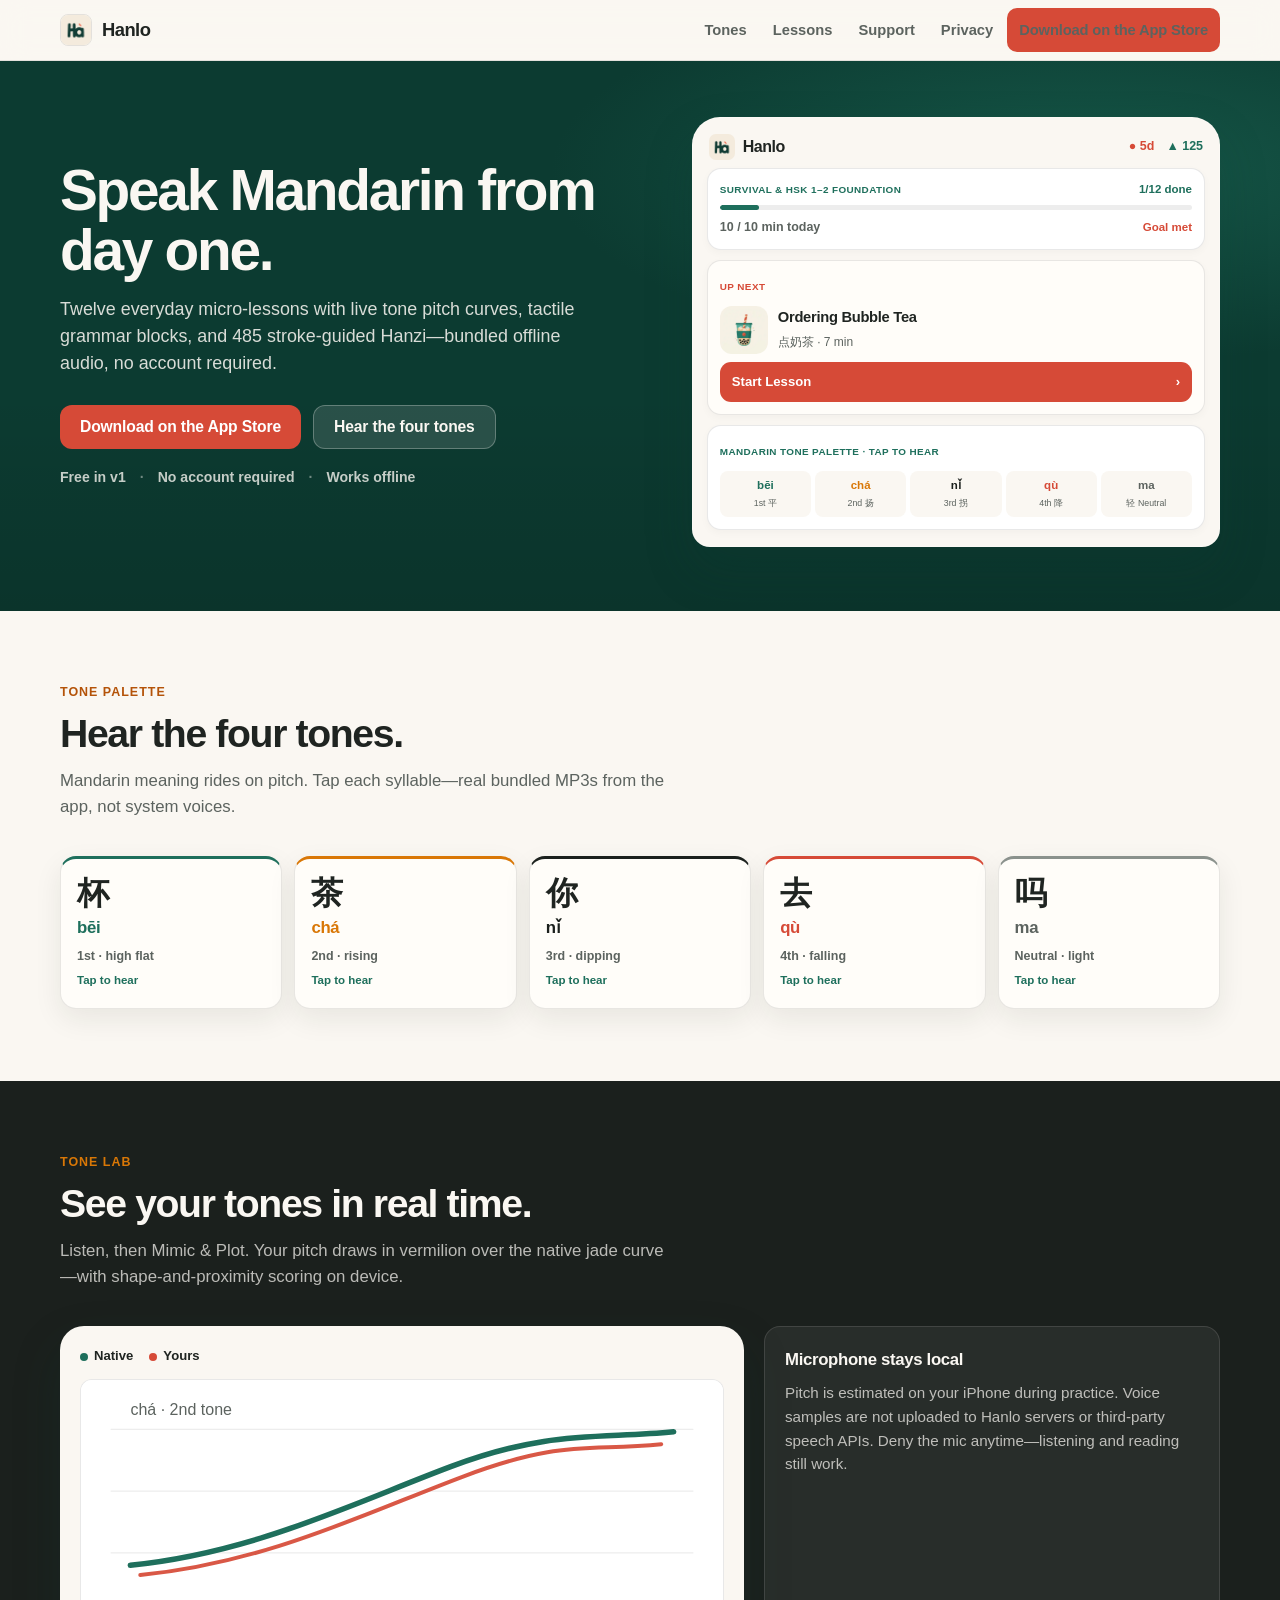
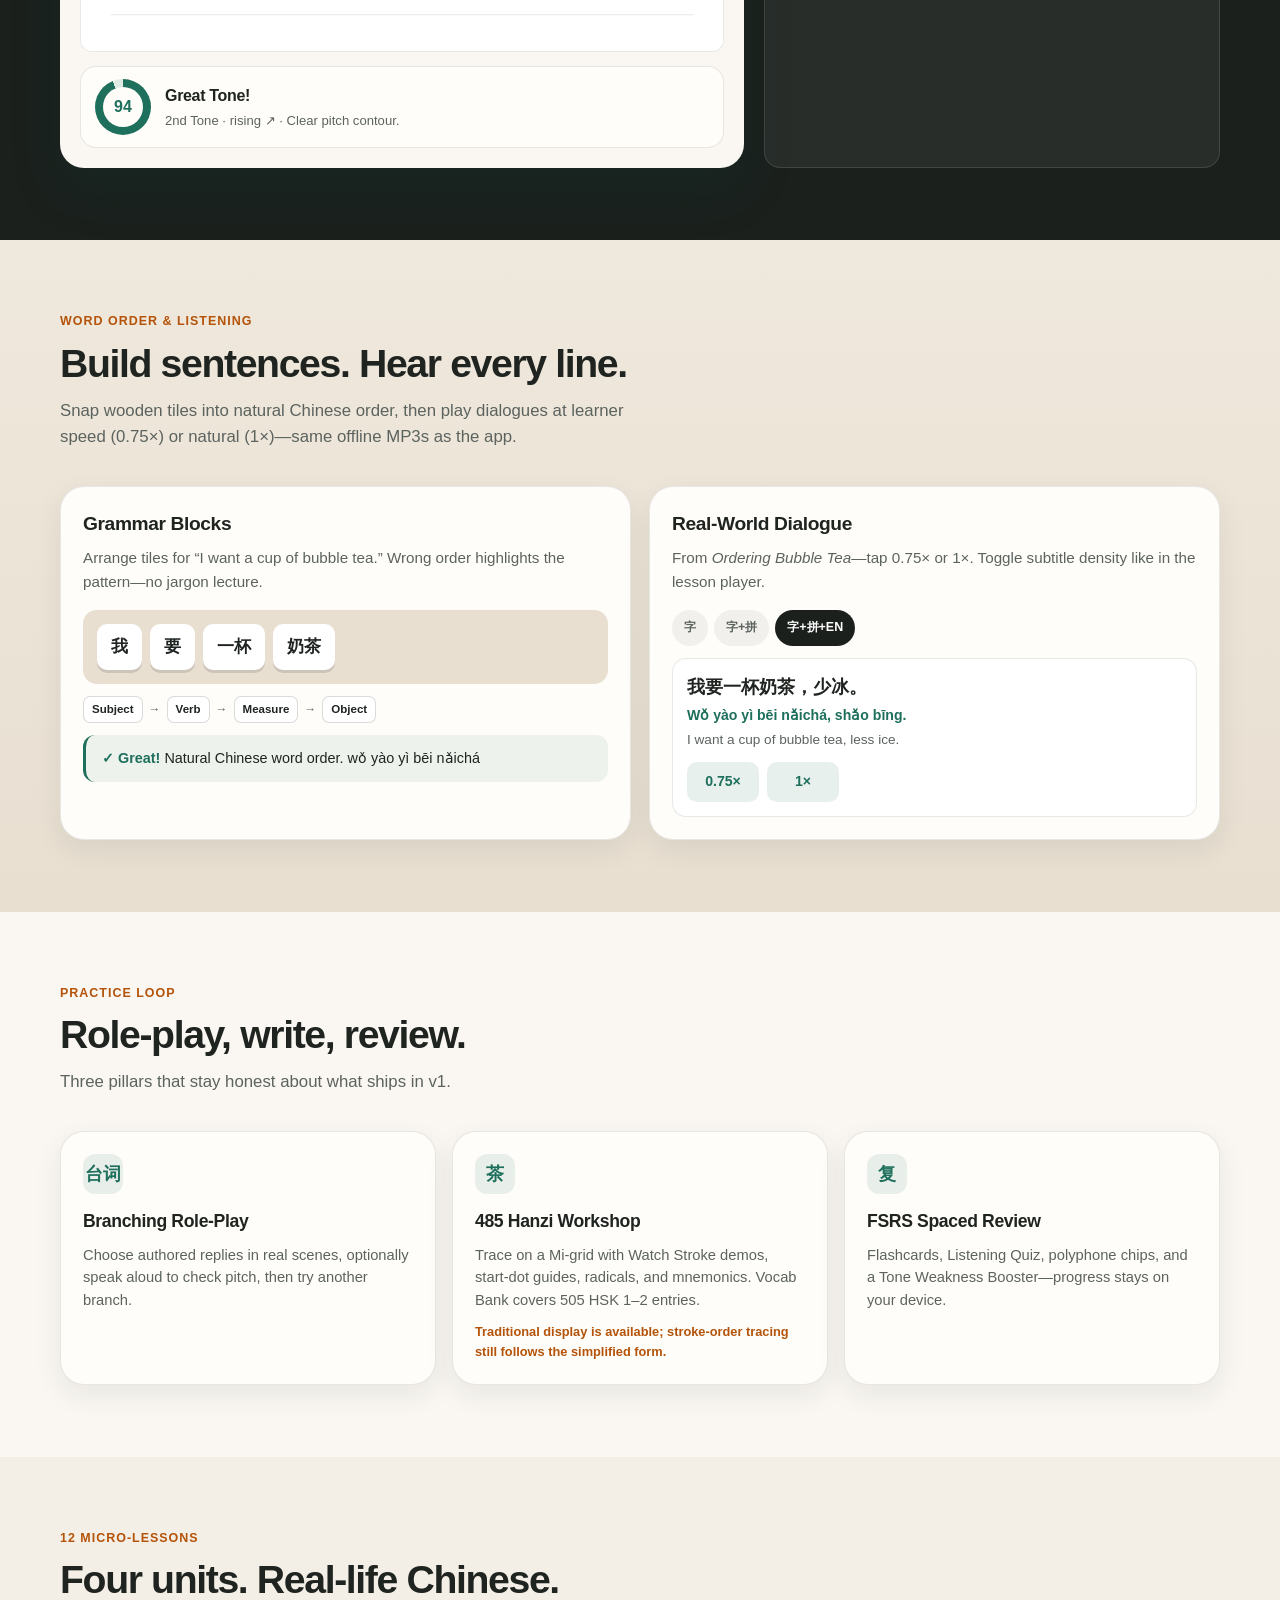
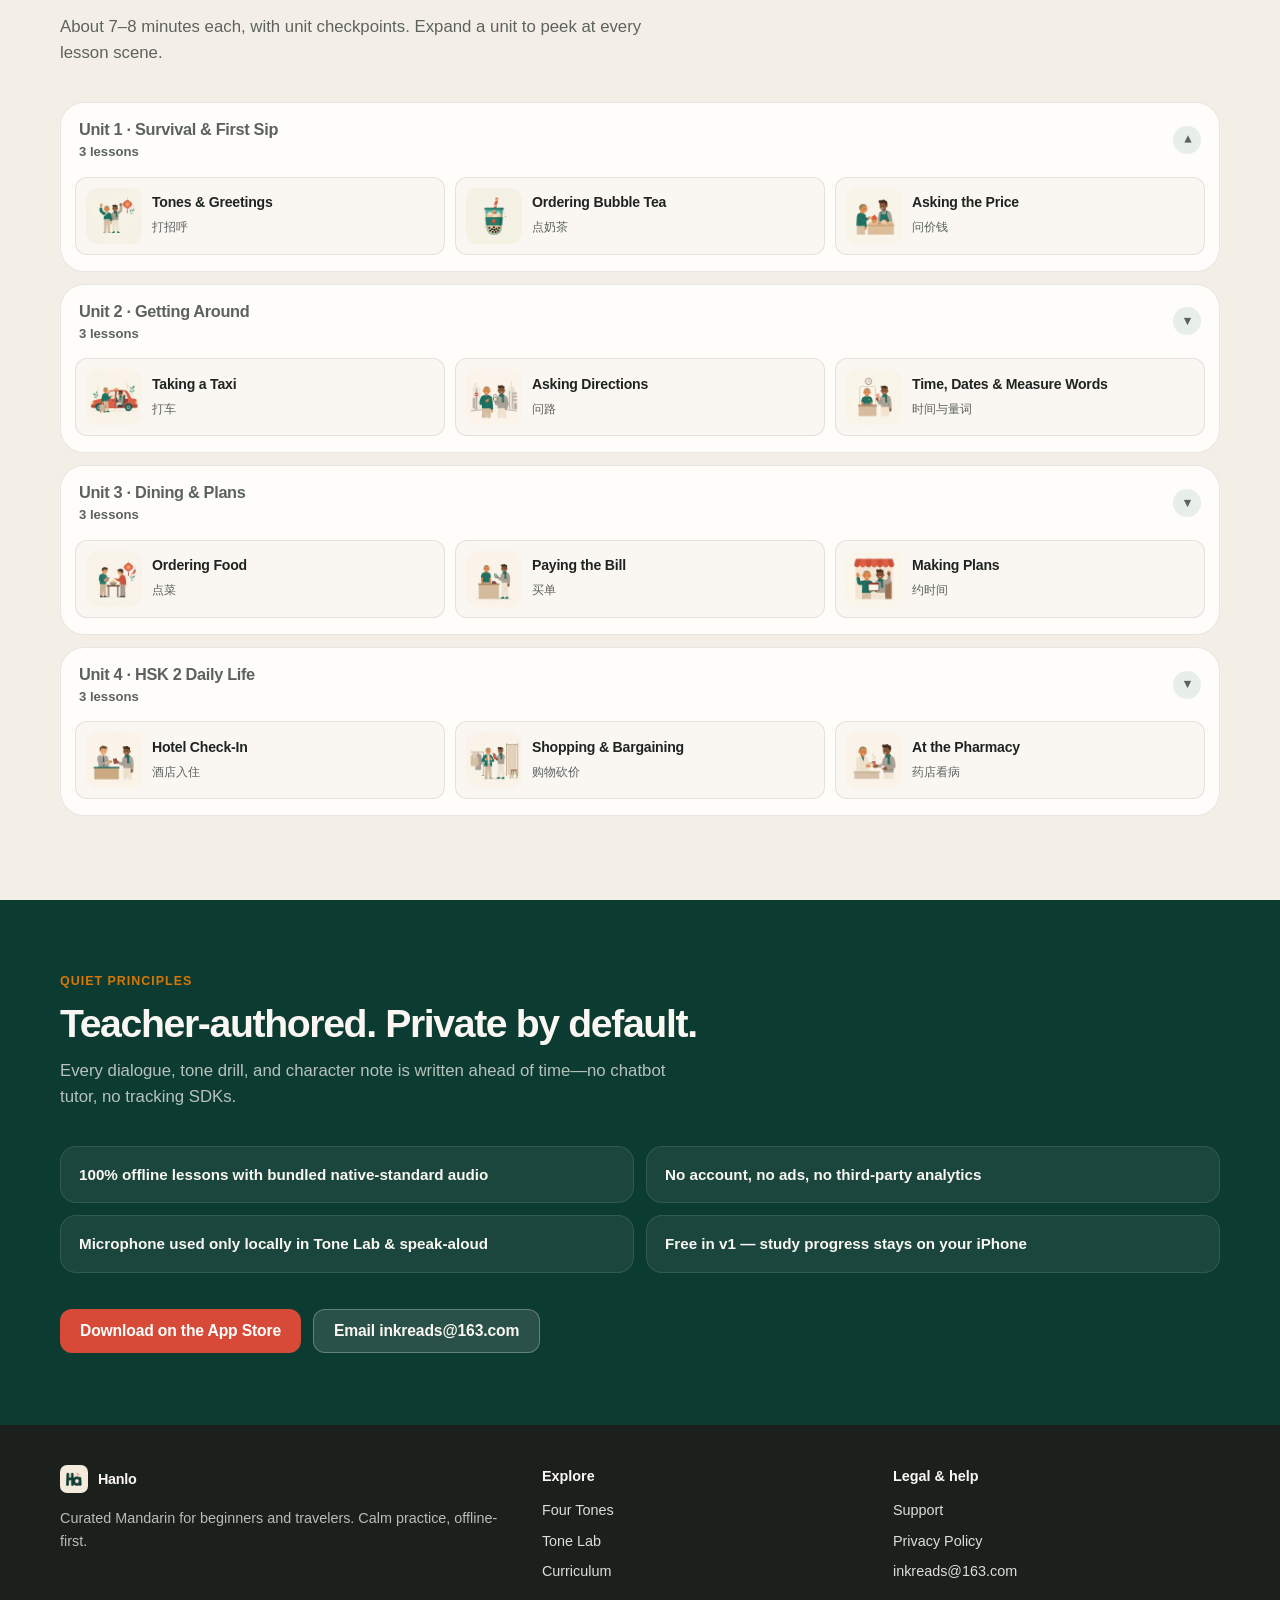
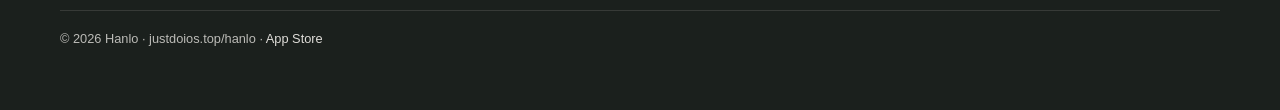
<file: hanlo/index.html>
<!DOCTYPE html>
<html lang="en">
<head>
  <meta charset="UTF-8" />
  <meta name="viewport" content="width=device-width, initial-scale=1.0" />
  <title>Hanlo — Speak Mandarin from day one</title>
  <meta name="description" content="Hanlo is a calm, offline Mandarin app for beginners and travelers: live Tone Lab pitch curves, grammar blocks, 485 stroke-guided Hanzi, and 12 real-life lessons. Free in v1, no account required." />
  <link rel="canonical" href="https://justdoios.top/hanlo/" />
  <meta name="theme-color" content="#0C3B31" />
  <meta name="apple-itunes-app" content="app-id=6837873922" />

  <meta property="og:type" content="website" />
  <meta property="og:url" content="https://justdoios.top/hanlo/" />
  <meta property="og:title" content="Hanlo — Speak Mandarin from day one" />
  <meta property="og:description" content="Curated Chinese, 100% offline. Live tone pitch plotting, wooden grammar blocks, 485 Hanzi, and bundled native-standard audio." />
  <meta property="og:image" content="https://justdoios.top/hanlo/assets/brand/og-hanlo.jpg" />
  <meta property="og:image:width" content="1200" />
  <meta property="og:image:height" content="630" />

  <meta name="twitter:card" content="summary_large_image" />
  <meta name="twitter:title" content="Hanlo — Speak Mandarin from day one" />
  <meta name="twitter:description" content="Curated Chinese, 100% offline. Live tones, grammar blocks, 485 Hanzi, 12 everyday lessons." />
  <meta name="twitter:image" content="https://justdoios.top/hanlo/assets/brand/og-hanlo.jpg" />

  <link rel="icon" type="image/png" href="./assets/brand/favicon.png" />
  <link rel="apple-touch-icon" href="./assets/brand/apple-touch-icon.png" />

  <link rel="stylesheet" href="./styles/tokens.css" />
  <link rel="stylesheet" href="./styles/site.css" />

  <script type="application/ld+json">
  {
    "@context": "https://schema.org",
    "@type": "SoftwareApplication",
    "name": "Hanlo",
    "applicationCategory": "EducationalApplication",
    "operatingSystem": "iOS",
    "description": "Offline Mandarin learning with live Tone Lab pitch curves, grammar blocks, 485 stroke-guided Hanzi, and 12 real-life micro-lessons.",
    "url": "https://justdoios.top/hanlo/",
    "image": "https://justdoios.top/hanlo/assets/brand/og-hanlo.jpg",
    "downloadUrl": "https://apps.apple.com/app/id6837873922",
    "installUrl": "https://apps.apple.com/app/id6837873922",
    "offers": {
      "@type": "Offer",
      "price": "0",
      "priceCurrency": "USD",
      "url": "https://apps.apple.com/app/id6837873922"
    }
  }
  </script>
</head>
<body>
  <a class="sr-only" href="#main">Skip to content</a>

  <header class="site-nav">
    <div class="wrap site-nav__inner">
      <a class="brand" href="./index.html" aria-label="Hanlo home">
        <img src="./assets/brand/logo-seal.png" width="32" height="32" alt="" />
        <span>Hanlo</span>
      </a>
      <nav aria-label="Primary">
        <ul class="nav-links">
          <li class="nav-hide-sm"><a href="#tones">Tones</a></li>
          <li class="nav-hide-sm"><a href="#curriculum">Lessons</a></li>
          <li><a href="./support.html">Support</a></li>
          <li><a href="./privacy.html">Privacy</a></li>
          <li class="nav-cta">
            <a class="btn btn--primary" data-cta="store" data-cta-label="Download on the App Store" href="https://apps.apple.com/app/id6837873922">Download on the App Store</a>
          </li>
        </ul>
      </nav>
    </div>
  </header>

  <main id="main">
    <!-- 1. Hero -->
    <section class="hero" aria-labelledby="hero-title">
      <div class="wrap hero__grid">
        <div>
          <h1 id="hero-title">Speak Mandarin from day one.</h1>
          <p class="hero__lead">
            Twelve everyday micro-lessons with live tone pitch curves, tactile grammar blocks,
            and 485 stroke-guided Hanzi—bundled offline audio, no account required.
          </p>
          <div class="hero__actions">
            <a class="btn btn--primary" data-cta="store" data-cta-label="Download on the App Store" href="https://apps.apple.com/app/id6837873922">Download on the App Store</a>
            <a class="btn btn--ghost" href="#tones">Hear the four tones</a>
          </div>
          <p class="meta-row" aria-label="Product facts">
            <span>Free in v1</span>
            <span>No account required</span>
            <span>Works offline</span>
          </p>
        </div>

        <div class="product-board reveal" aria-hidden="false">
          <div class="pb-nav">
            <div class="pb-brand">
              <img src="./assets/brand/logo-seal.png" width="26" height="26" alt="" />
              Hanlo
            </div>
            <div class="pb-metrics"><span class="fire">● 5d</span><span class="xp">▲ 125</span></div>
          </div>
          <div class="pb-body">
            <div class="pb-card">
              <div class="pb-row">
                <span class="pb-micro">Survival &amp; HSK 1–2 Foundation</span>
                <span style="font-size:0.72rem;font-weight:800;color:var(--bg-jade)">1/12 done</span>
              </div>
              <div class="pb-bar" aria-hidden="true"><i></i></div>
              <div class="pb-row" style="margin-top:8px">
                <span style="font-size:0.78rem;font-weight:700;color:var(--text-muted)">10 / 10 min today</span>
                <span style="font-size:0.72rem;font-weight:800;color:var(--accent-vermilion)">Goal met</span>
              </div>
            </div>
            <div class="pb-card pb-card--warm">
              <span class="pb-micro" style="color:var(--accent-vermilion)">Up next</span>
              <div class="pb-upnext" style="margin-top:8px">
                <picture>
                  <source srcset="./assets/scenes/scene_u01_l02.webp" type="image/webp" />
                  <img src="./assets/scenes/scene_u01_l02.jpg" width="48" height="48" alt="" />
                </picture>
                <div>
                  <strong>Ordering Bubble Tea</strong>
                  <span lang="zh-Hans">点奶茶 · 7 min</span>
                </div>
              </div>
              <div class="pb-cta"><span>Start Lesson</span><span>›</span></div>
            </div>
            <div class="pb-card">
              <span class="pb-micro">Mandarin Tone Palette · Tap to hear</span>
              <div class="tone-grid-5" aria-hidden="true">
                <div class="tone-pill-mini"><b class="t1">bēi</b><span>1st 平</span></div>
                <div class="tone-pill-mini"><b class="t2">chá</b><span>2nd 扬</span></div>
                <div class="tone-pill-mini"><b class="t3">nǐ</b><span>3rd 拐</span></div>
                <div class="tone-pill-mini"><b class="t4">qù</b><span>4th 降</span></div>
                <div class="tone-pill-mini"><b class="t0">ma</b><span>轻 Neutral</span></div>
              </div>
            </div>
          </div>
        </div>
      </div>
    </section>

    <!-- 2. Hear the Four Tones -->
    <section class="section tones" id="tones" aria-labelledby="tones-title">
      <div class="wrap">
        <div class="section-head reveal">
          <p class="section__eyebrow">Tone palette</p>
          <h2 class="section__title" id="tones-title">Hear the four tones.</h2>
          <p class="section__lead">
            Mandarin meaning rides on pitch. Tap each syllable—real bundled MP3s from the app, not system voices.
          </p>
        </div>
        <div class="tone-board reveal" role="group" aria-label="Five Mandarin tone samples">
          <button type="button" class="tone-card tone-card--1" data-audio="./assets/audio/hanzi_u676f.mp3" aria-label="Play bēi, first tone">
            <span class="tone-card__hanzi" lang="zh-Hans">杯</span>
            <span class="tone-card__py t1">bēi</span>
            <span class="tone-card__label">1st · high flat</span>
            <span class="tone-card__hint">Tap to hear</span>
          </button>
          <button type="button" class="tone-card tone-card--2" data-audio="./assets/audio/hanzi_u8336.mp3" aria-label="Play chá, second tone">
            <span class="tone-card__hanzi" lang="zh-Hans">茶</span>
            <span class="tone-card__py t2">chá</span>
            <span class="tone-card__label">2nd · rising</span>
            <span class="tone-card__hint">Tap to hear</span>
          </button>
          <button type="button" class="tone-card tone-card--3" data-audio="./assets/audio/hanzi_u4f60.mp3" aria-label="Play nǐ, third tone">
            <span class="tone-card__hanzi" lang="zh-Hans">你</span>
            <span class="tone-card__py t3">nǐ</span>
            <span class="tone-card__label">3rd · dipping</span>
            <span class="tone-card__hint">Tap to hear</span>
          </button>
          <button type="button" class="tone-card tone-card--4" data-audio="./assets/audio/hanzi_u53bb.mp3" aria-label="Play qù, fourth tone">
            <span class="tone-card__hanzi" lang="zh-Hans">去</span>
            <span class="tone-card__py t4">qù</span>
            <span class="tone-card__label">4th · falling</span>
            <span class="tone-card__hint">Tap to hear</span>
          </button>
          <button type="button" class="tone-card tone-card--0" data-audio="./assets/audio/hanzi_u5417.mp3" aria-label="Play ma, neutral tone">
            <span class="tone-card__hanzi" lang="zh-Hans">吗</span>
            <span class="tone-card__py t0">ma</span>
            <span class="tone-card__label">Neutral · light</span>
            <span class="tone-card__hint">Tap to hear</span>
          </button>
        </div>
        <!-- Preload=none audio hooks for a11y / progressive enhancement -->
        <audio preload="none" src="./assets/audio/hanzi_u676f.mp3" aria-hidden="true"></audio>
        <audio preload="none" src="./assets/audio/hanzi_u8336.mp3" aria-hidden="true"></audio>
        <audio preload="none" src="./assets/audio/hanzi_u4f60.mp3" aria-hidden="true"></audio>
        <audio preload="none" src="./assets/audio/hanzi_u53bb.mp3" aria-hidden="true"></audio>
        <audio preload="none" src="./assets/audio/hanzi_u5417.mp3" aria-hidden="true"></audio>
      </div>
    </section>

    <!-- 3. Tone Lab -->
    <section class="section tonelab" id="tone-lab" aria-labelledby="tonelab-title">
      <div class="wrap">
        <div class="section-head reveal">
          <p class="section__eyebrow">Tone Lab</p>
          <h2 class="section__title" id="tonelab-title">See your tones in real time.</h2>
          <p class="section__lead">
            Listen, then Mimic &amp; Plot. Your pitch draws in vermilion over the native jade curve—with shape-and-proximity scoring on device.
          </p>
        </div>
        <div class="tonelab-panel">
          <div class="pitch-card reveal">
            <div class="pitch-legend">
              <span><i class="dot dot--jade"></i>Native</span>
              <span><i class="dot dot--verm"></i>Yours</span>
            </div>
            <svg class="pitch-svg" viewBox="0 0 520 220" role="img" aria-label="Example pitch contour for chá: native rising curve with learner overlay">
              <rect x="0" y="0" width="520" height="220" fill="#fff" />
              <g stroke="rgba(31,36,33,0.08)" stroke-width="1">
                <line x1="24" y1="40" x2="496" y2="40" />
                <line x1="24" y1="90" x2="496" y2="90" />
                <line x1="24" y1="140" x2="496" y2="140" />
                <line x1="24" y1="190" x2="496" y2="190" />
              </g>
              <path d="M40 150 C 140 140, 220 100, 300 70 S 420 48, 480 42" fill="none" stroke="#1E6F5C" stroke-width="4.5" stroke-linecap="round" />
              <path d="M48 158 C 150 148, 230 108, 310 78 S 410 58, 470 52" fill="none" stroke="#D64A37" stroke-width="3.2" stroke-linecap="round" stroke-dasharray="0" opacity="0.92" />
              <text x="40" y="28" fill="#5C635F" font-size="13" font-family="var(--font)">chá · 2nd tone</text>
            </svg>
            <div class="score-bar">
              <div class="score-ring" aria-hidden="true"><span>94</span></div>
              <div>
                <strong>Great Tone!</strong>
                <p>2nd Tone · rising ↗ · Clear pitch contour.</p>
              </div>
            </div>
          </div>
          <aside class="privacy-note reveal">
            <h3>Microphone stays local</h3>
            <p>
              Pitch is estimated on your iPhone during practice. Voice samples are not uploaded to Hanlo servers or third-party speech APIs.
              Deny the mic anytime—listening and reading still work.
            </p>
          </aside>
        </div>
      </div>
    </section>

    <!-- 4. Grammar Blocks & Dialogues -->
    <section class="section grammar" id="grammar" aria-labelledby="grammar-title">
      <div class="wrap">
        <div class="section-head reveal">
          <p class="section__eyebrow">Word order &amp; listening</p>
          <h2 class="section__title" id="grammar-title">Build sentences. Hear every line.</h2>
          <p class="section__lead">
            Snap wooden tiles into natural Chinese order, then play dialogues at learner speed (0.75×) or natural (1×)—same offline MP3s as the app.
          </p>
        </div>
        <div class="feature-grid">
          <article class="feature-card reveal">
            <h3>Grammar Blocks</h3>
            <p>Arrange tiles for “I want a cup of bubble tea.” Wrong order highlights the pattern—no jargon lecture.</p>
            <div class="wood-tray" aria-label="Example sentence tray" lang="zh-Hans">
              <span class="wood-tile">我</span>
              <span class="wood-tile">要</span>
              <span class="wood-tile">一杯</span>
              <span class="wood-tile">奶茶</span>
            </div>
            <div class="pattern-row" aria-label="Pattern">
              <span class="pat-chip">Subject</span><span class="pat-arr">→</span>
              <span class="pat-chip">Verb</span><span class="pat-arr">→</span>
              <span class="pat-chip">Measure</span><span class="pat-arr">→</span>
              <span class="pat-chip">Object</span>
            </div>
            <div class="fb-ok"><strong>✓ Great!</strong> Natural Chinese word order. <span lang="zh-Hans">wǒ yào yì bēi nǎichá</span></div>
          </article>

          <article class="feature-card reveal" data-dialogue>
            <h3>Real-World Dialogue</h3>
            <p>From <em>Ordering Bubble Tea</em>—tap 0.75× or 1×. Toggle subtitle density like in the lesson player.</p>
            <div class="subtitle-toggle" role="group" aria-label="Subtitle density">
              <button type="button" class="sub-chip" data-sub="hanzi" aria-pressed="false">字</button>
              <button type="button" class="sub-chip" data-sub="hanzi-py" aria-pressed="false">字+拼</button>
              <button type="button" class="sub-chip" data-sub="full" aria-pressed="true">字+拼+EN</button>
            </div>
            <div class="dialogue-line" data-mode="full">
              <p class="dlg-zh" lang="zh-Hans">我要一杯奶茶，少冰。</p>
              <p class="dlg-py">Wǒ yào yì bēi nǎichá, shǎo bīng.</p>
              <p class="dlg-en">I want a cup of bubble tea, less ice.</p>
              <div class="speed-row">
                <button type="button" class="speed-btn" data-audio="./assets/audio/u01_l02_d02_075x.mp3" aria-label="Play dialogue at 0.75 speed">0.75×</button>
                <button type="button" class="speed-btn" data-audio="./assets/audio/u01_l02_d02_1x.mp3" aria-label="Play dialogue at normal speed">1×</button>
              </div>
            </div>
            <audio preload="none" src="./assets/audio/u01_l02_d02_075x.mp3" aria-hidden="true"></audio>
            <audio preload="none" src="./assets/audio/u01_l02_d02_1x.mp3" aria-hidden="true"></audio>
          </article>
        </div>
      </div>
    </section>

    <!-- 5. Role-Play / Hanzi / FSRS -->
    <section class="section pillars" id="pillars" aria-labelledby="pillars-title">
      <div class="wrap">
        <div class="section-head reveal">
          <p class="section__eyebrow">Practice loop</p>
          <h2 class="section__title" id="pillars-title">Role-play, write, review.</h2>
          <p class="section__lead">Three pillars that stay honest about what ships in v1.</p>
        </div>
        <div class="pillar-grid">
          <article class="pillar reveal">
            <div class="pillar__icon" aria-hidden="true">台词</div>
            <h3>Branching Role-Play</h3>
            <p>Choose authored replies in real scenes, optionally speak aloud to check pitch, then try another branch.</p>
          </article>
          <article class="pillar reveal">
            <div class="pillar__icon" aria-hidden="true">茶</div>
            <h3>485 Hanzi Workshop</h3>
            <p>Trace on a Mi-grid with Watch Stroke demos, start-dot guides, radicals, and mnemonics. Vocab Bank covers 505 HSK 1–2 entries.</p>
            <p class="caveat">Traditional display is available; stroke-order tracing still follows the simplified form.</p>
          </article>
          <article class="pillar reveal">
            <div class="pillar__icon" aria-hidden="true">复</div>
            <h3>FSRS Spaced Review</h3>
            <p>Flashcards, Listening Quiz, polyphone chips, and a Tone Weakness Booster—progress stays on your device.</p>
          </article>
        </div>
      </div>
    </section>

    <!-- 6. Curriculum -->
    <section class="section curriculum" id="curriculum" aria-labelledby="curriculum-title">
      <div class="wrap">
        <div class="section-head reveal">
          <p class="section__eyebrow">12 micro-lessons</p>
          <h2 class="section__title" id="curriculum-title">Four units. Real-life Chinese.</h2>
          <p class="section__lead">About 7–8 minutes each, with unit checkpoints. Expand a unit to peek at every lesson scene.</p>
        </div>

        <div class="unit reveal" open>
          <button type="button" class="unit__toggle" aria-expanded="true">
            <span>
              <strong>Unit 1 · Survival &amp; First Sip</strong>
              <span>3 lessons</span>
            </span>
            <span class="unit__chevron" aria-hidden="true">▾</span>
          </button>
          <div class="unit__body">
            <div class="lesson-card">
              <picture>
                <source srcset="./assets/scenes/scene_u01_l01.webp" type="image/webp" />
                <img src="./assets/scenes/scene_u01_l01.jpg" width="56" height="56" alt="" />
              </picture>
              <div><strong>Tones &amp; Greetings</strong><span lang="zh-Hans">打招呼</span></div>
            </div>
            <div class="lesson-card">
              <picture>
                <source srcset="./assets/scenes/scene_u01_l02.webp" type="image/webp" />
                <img src="./assets/scenes/scene_u01_l02.jpg" width="56" height="56" alt="" />
              </picture>
              <div><strong>Ordering Bubble Tea</strong><span lang="zh-Hans">点奶茶</span></div>
            </div>
            <div class="lesson-card">
              <picture>
                <source srcset="./assets/scenes/scene_u01_l03.webp" type="image/webp" />
                <img src="./assets/scenes/scene_u01_l03.jpg" width="56" height="56" alt="" />
              </picture>
              <div><strong>Asking the Price</strong><span lang="zh-Hans">问价钱</span></div>
            </div>
          </div>
        </div>

        <div class="unit reveal">
          <button type="button" class="unit__toggle" aria-expanded="false">
            <span>
              <strong>Unit 2 · Getting Around</strong>
              <span>3 lessons</span>
            </span>
            <span class="unit__chevron" aria-hidden="true">▾</span>
          </button>
          <div class="unit__body" hidden>
            <div class="lesson-card">
              <picture>
                <source srcset="./assets/scenes/scene_u02_l01.webp" type="image/webp" />
                <img src="./assets/scenes/scene_u02_l01.jpg" width="56" height="56" alt="" />
              </picture>
              <div><strong>Taking a Taxi</strong><span lang="zh-Hans">打车</span></div>
            </div>
            <div class="lesson-card">
              <picture>
                <source srcset="./assets/scenes/scene_u02_l02.webp" type="image/webp" />
                <img src="./assets/scenes/scene_u02_l02.jpg" width="56" height="56" alt="" />
              </picture>
              <div><strong>Asking Directions</strong><span lang="zh-Hans">问路</span></div>
            </div>
            <div class="lesson-card">
              <picture>
                <source srcset="./assets/scenes/scene_u02_l03.webp" type="image/webp" />
                <img src="./assets/scenes/scene_u02_l03.jpg" width="56" height="56" alt="" />
              </picture>
              <div><strong>Time, Dates &amp; Measure Words</strong><span lang="zh-Hans">时间与量词</span></div>
            </div>
          </div>
        </div>

        <div class="unit reveal">
          <button type="button" class="unit__toggle" aria-expanded="false">
            <span>
              <strong>Unit 3 · Dining &amp; Plans</strong>
              <span>3 lessons</span>
            </span>
            <span class="unit__chevron" aria-hidden="true">▾</span>
          </button>
          <div class="unit__body" hidden>
            <div class="lesson-card">
              <picture>
                <source srcset="./assets/scenes/scene_u03_l01.webp" type="image/webp" />
                <img src="./assets/scenes/scene_u03_l01.jpg" width="56" height="56" alt="" />
              </picture>
              <div><strong>Ordering Food</strong><span lang="zh-Hans">点菜</span></div>
            </div>
            <div class="lesson-card">
              <picture>
                <source srcset="./assets/scenes/scene_u03_l02.webp" type="image/webp" />
                <img src="./assets/scenes/scene_u03_l02.jpg" width="56" height="56" alt="" />
              </picture>
              <div><strong>Paying the Bill</strong><span lang="zh-Hans">买单</span></div>
            </div>
            <div class="lesson-card">
              <picture>
                <source srcset="./assets/scenes/scene_u03_l03.webp" type="image/webp" />
                <img src="./assets/scenes/scene_u03_l03.jpg" width="56" height="56" alt="" />
              </picture>
              <div><strong>Making Plans</strong><span lang="zh-Hans">约时间</span></div>
            </div>
          </div>
        </div>

        <div class="unit reveal">
          <button type="button" class="unit__toggle" aria-expanded="false">
            <span>
              <strong>Unit 4 · HSK 2 Daily Life</strong>
              <span>3 lessons</span>
            </span>
            <span class="unit__chevron" aria-hidden="true">▾</span>
          </button>
          <div class="unit__body" hidden>
            <div class="lesson-card">
              <picture>
                <source srcset="./assets/scenes/scene_u04_l01.webp" type="image/webp" />
                <img src="./assets/scenes/scene_u04_l01.jpg" width="56" height="56" alt="" />
              </picture>
              <div><strong>Hotel Check-In</strong><span lang="zh-Hans">酒店入住</span></div>
            </div>
            <div class="lesson-card">
              <picture>
                <source srcset="./assets/scenes/scene_u04_l02.webp" type="image/webp" />
                <img src="./assets/scenes/scene_u04_l02.jpg" width="56" height="56" alt="" />
              </picture>
              <div><strong>Shopping &amp; Bargaining</strong><span lang="zh-Hans">购物砍价</span></div>
            </div>
            <div class="lesson-card">
              <picture>
                <source srcset="./assets/scenes/scene_u04_l03.webp" type="image/webp" />
                <img src="./assets/scenes/scene_u04_l03.jpg" width="56" height="56" alt="" />
              </picture>
              <div><strong>At the Pharmacy</strong><span lang="zh-Hans">药店看病</span></div>
            </div>
          </div>
        </div>
      </div>
    </section>

    <!-- 7. Quiet Principles + Closing CTA -->
    <section class="section principles" id="contact" aria-labelledby="principles-title">
      <div class="wrap">
        <div class="section-head reveal">
          <p class="section__eyebrow">Quiet principles</p>
          <h2 class="section__title" id="principles-title">Teacher-authored. Private by default.</h2>
          <p class="section__lead">
            Every dialogue, tone drill, and character note is written ahead of time—no chatbot tutor, no tracking SDKs.
          </p>
        </div>
        <ul class="principle-list reveal">
          <li>100% offline lessons with bundled native-standard audio</li>
          <li>No account, no ads, no third-party analytics</li>
          <li>Microphone used only locally in Tone Lab &amp; speak-aloud</li>
          <li>Free in v1 — study progress stays on your iPhone</li>
        </ul>
        <div class="close-cta reveal">
          <a class="btn btn--primary" data-cta="store" data-cta-label="Download on the App Store" href="https://apps.apple.com/app/id6837873922">Download on the App Store</a>
          <a class="btn btn--ghost" href="mailto:inkreads@163.com">Email inkreads@163.com</a>
        </div>
      </div>
    </section>
  </main>

  <footer class="site-footer">
    <div class="wrap">
      <div class="footer__grid">
        <div>
          <div class="footer__brand">
            <img src="./assets/brand/logo-seal.png" width="28" height="28" alt="" />
            Hanlo
          </div>
          <p>Curated Mandarin for beginners and travelers. Calm practice, offline-first.</p>
        </div>
        <div class="footer__nav">
          <strong>Explore</strong>
          <a href="#tones">Four Tones</a>
          <a href="#tone-lab">Tone Lab</a>
          <a href="#curriculum">Curriculum</a>
        </div>
        <div class="footer__nav">
          <strong>Legal &amp; help</strong>
          <a href="./support.html">Support</a>
          <a href="./privacy.html">Privacy Policy</a>
          <a href="mailto:inkreads@163.com">inkreads@163.com</a>
        </div>
      </div>
      <p class="footer__copy">© 2026 Hanlo · justdoios.top/hanlo · <a href="https://apps.apple.com/app/id6837873922">App Store</a></p>
    </div>
  </footer>

  <script src="./scripts/main.js" defer></script>
</body>
</html>
</file>
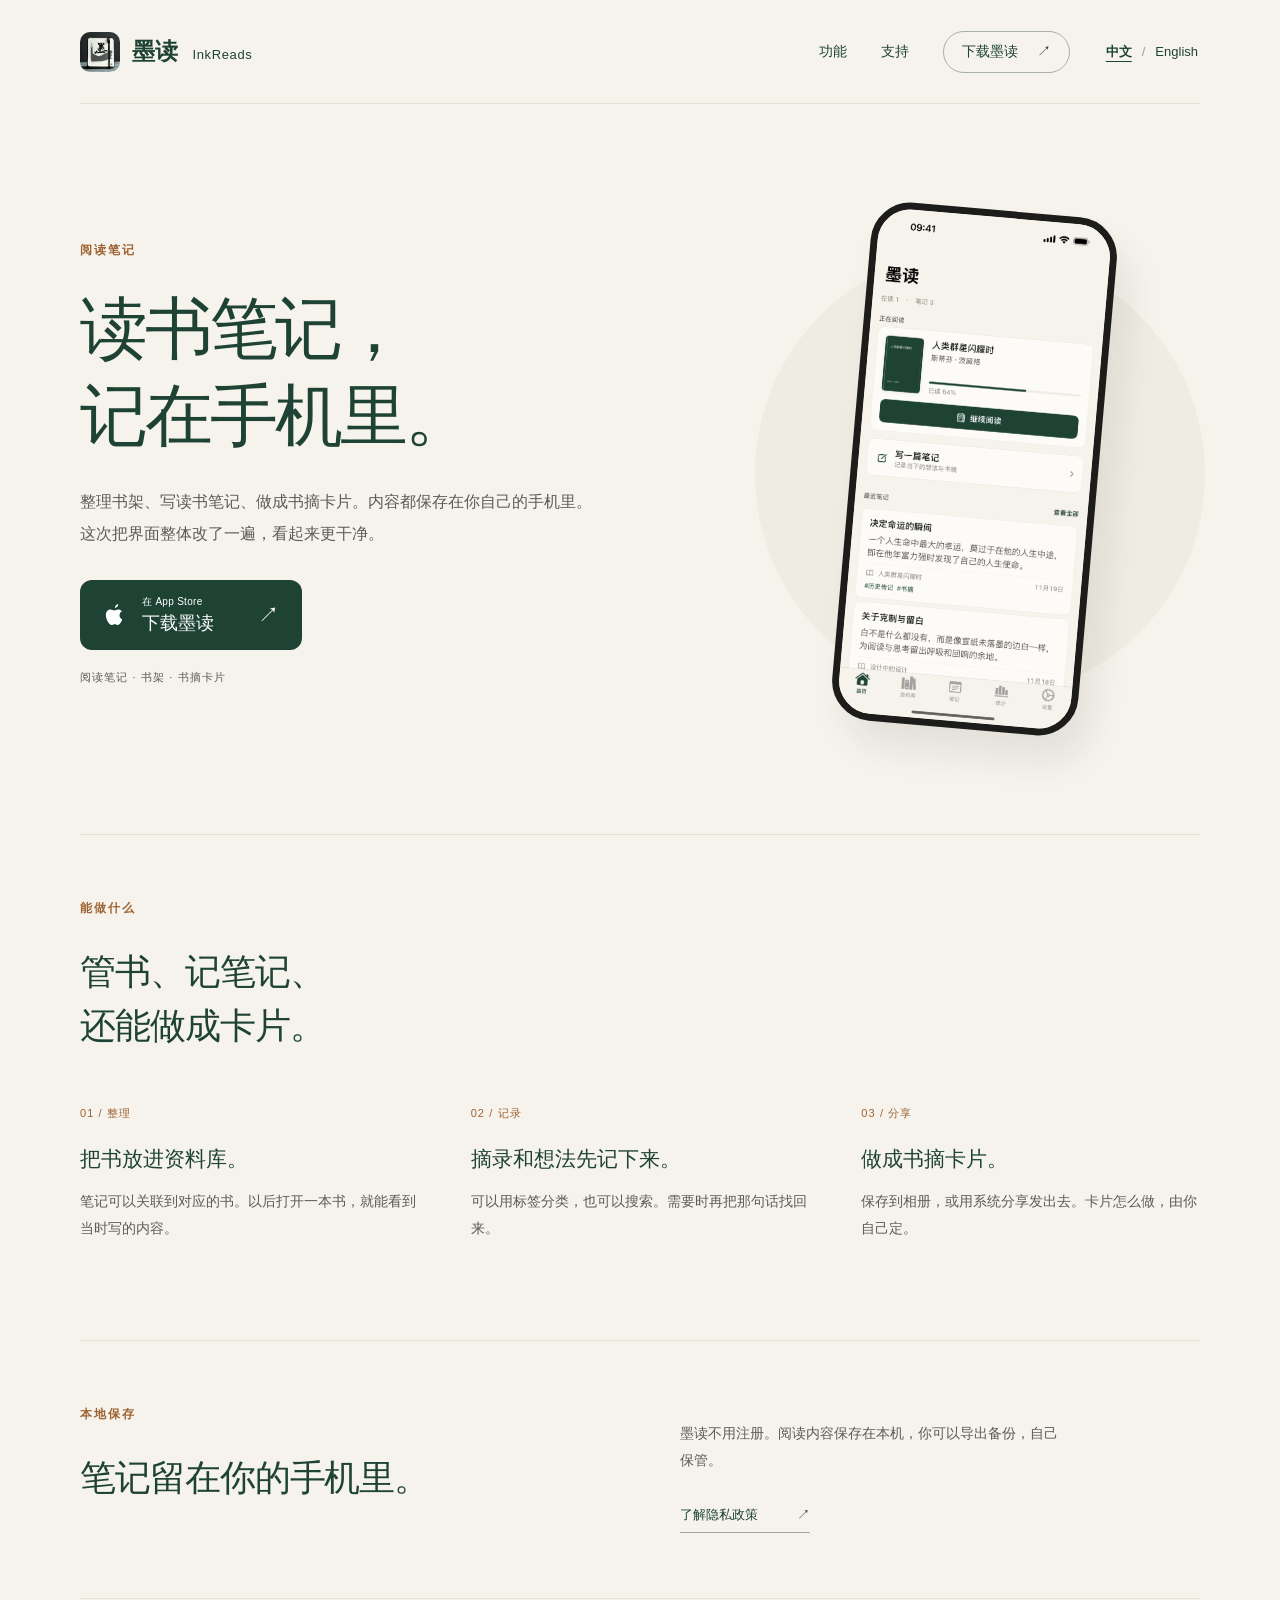
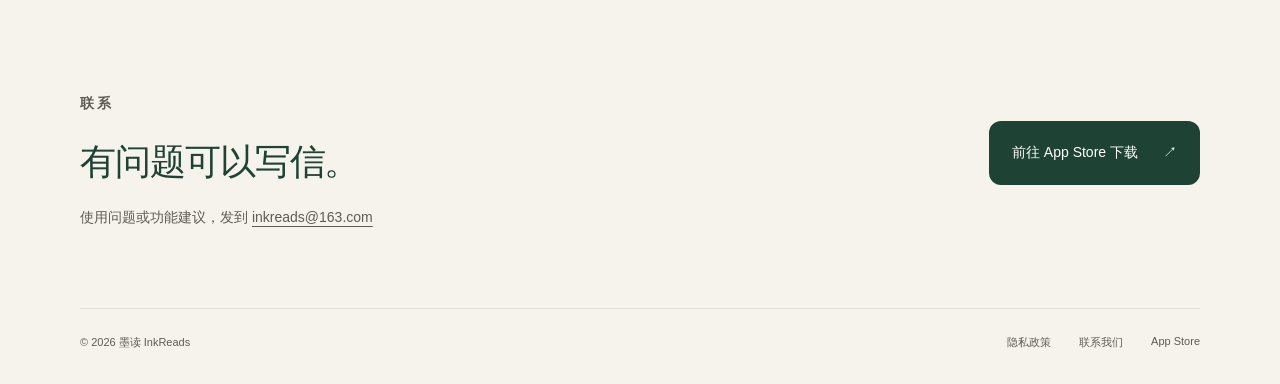
<file: InkReads/index.html>
<!doctype html>
<html lang="zh-CN">
<head>
<meta charset="utf-8"><meta name="viewport" content="width=device-width,initial-scale=1">
<title>墨读 InkReads · 阅读笔记</title>
<meta name="description" content="墨读是阅读笔记应用。整理书架、写笔记、做书摘卡片。内容保存在你的手机里。前往 App Store 下载。">
<meta name="theme-color" content="#f6f3ec"><link rel="icon" href="assets/app-icon.png"><link rel="stylesheet" href="style.css">
<link rel="stylesheet" href="language.css"><script src="language.js" defer></script>
</head>
<body>
<a class="skip" href="#main">跳转到主要内容</a>
<header class="wrap"><a class="brand" href="./" aria-label="墨读官网首页"><img src="assets/app-icon.png" width="40" height="40" alt=""><span>墨读 <small>InkReads</small></span></a><nav aria-label="主导航"><a href="#features">功能</a><a href="#support">支持</a><a class="nav-download" href="https://apps.apple.com/cn/app/id6743938509">下载墨读 <span aria-hidden="true">↗</span></a><div class="language-switch" role="group" aria-label="语言"><a href="index.html" lang="zh-CN" hreflang="zh-CN" aria-current="page">中文</a><span aria-hidden="true">/</span><a href="index-en.html" lang="en" hreflang="en">English</a></div></nav></header>
<main id="main">
<section class="hero wrap">
<div class="intro"><p class="eyebrow">阅读笔记</p><h1>读书笔记，<br>记在手机里。</h1><p class="lead">整理书架、写读书笔记、做成书摘卡片。内容都保存在你自己的手机里。<br>这次把界面整体改了一遍，看起来更干净。</p><a class="download" href="https://apps.apple.com/cn/app/id6743938509"><svg width="23" height="25" viewBox="0 0 24 26" fill="none" aria-hidden="true"><path d="M15.8 1c.2 2-1.4 4-3.3 4.3C12.2 3.4 14 1.3 15.8 1ZM19.8 18c-.6 1.5-2.3 4.8-4.2 4.8-1.2 0-1.6-.8-3.3-.8s-2.2.8-3.4.8C6.6 22.8 3 17.3 3 12.5c0-3.5 2.1-5.7 4.8-5.7 1.6 0 2.7.9 4 .9 1.1 0 2.4-.9 4.1-.9 1.4 0 2.9.7 3.8 1.8-3.2 1.8-3.3 6.7.1 8.3v1.1Z" fill="currentColor"/></svg><span><small>在 App Store</small><strong>下载墨读</strong></span><span class="arrow" aria-hidden="true">↗</span></a><p class="quiet">阅读笔记 · 书架 · 书摘卡片</p></div>
<div class="visual"><div class="orbit" aria-hidden="true"></div><figure class="phone"><img src="assets/app-home.png" width="1320" height="2868" alt="墨读首页：正在阅读的书、写笔记入口和最近笔记"></figure></div>
</section>
<section class="features wrap" id="features"><div class="section-title"><p class="eyebrow">能做什么</p><h2>管书、记笔记、<br>还能做成卡片。</h2></div><div class="feature-grid"><article><span class="number">01 / 整理</span><h3>把书放进资料库。</h3><p>笔记可以关联到对应的书。以后打开一本书，就能看到当时写的内容。</p></article><article><span class="number">02 / 记录</span><h3>摘录和想法先记下来。</h3><p>可以用标签分类，也可以搜索。需要时再把那句话找回来。</p></article><article><span class="number">03 / 分享</span><h3>做成书摘卡片。</h3><p>保存到相册，或用系统分享发出去。卡片怎么做，由你自己定。</p></article></div></section>
<section class="privacy wrap"><div><p class="eyebrow">本地保存</p><h2>笔记留在你的手机里。</h2></div><div class="privacy-copy"><p>墨读不用注册。阅读内容保存在本机，你可以导出备份，自己保管。</p><a class="text-link" href="privacy-policy.html">了解隐私政策 <span aria-hidden="true">↗</span></a></div></section>
<section class="support wrap" id="support"><div><p class="eyebrow">联系</p><h2>有问题可以写信。</h2><p>使用问题或功能建议，发到 <a href="mailto:inkreads@163.com">inkreads@163.com</a></p></div><a class="download simple" href="https://apps.apple.com/cn/app/id6743938509">前往 App Store 下载 <span aria-hidden="true">↗</span></a></section>
</main><footer class="wrap"><span>© 2026 墨读 InkReads</span><div><a href="privacy-policy.html">隐私政策</a><a href="mailto:inkreads@163.com">联系我们</a><a href="https://apps.apple.com/cn/app/id6743938509">App Store</a></div></footer>
</body>
</html>
</file>
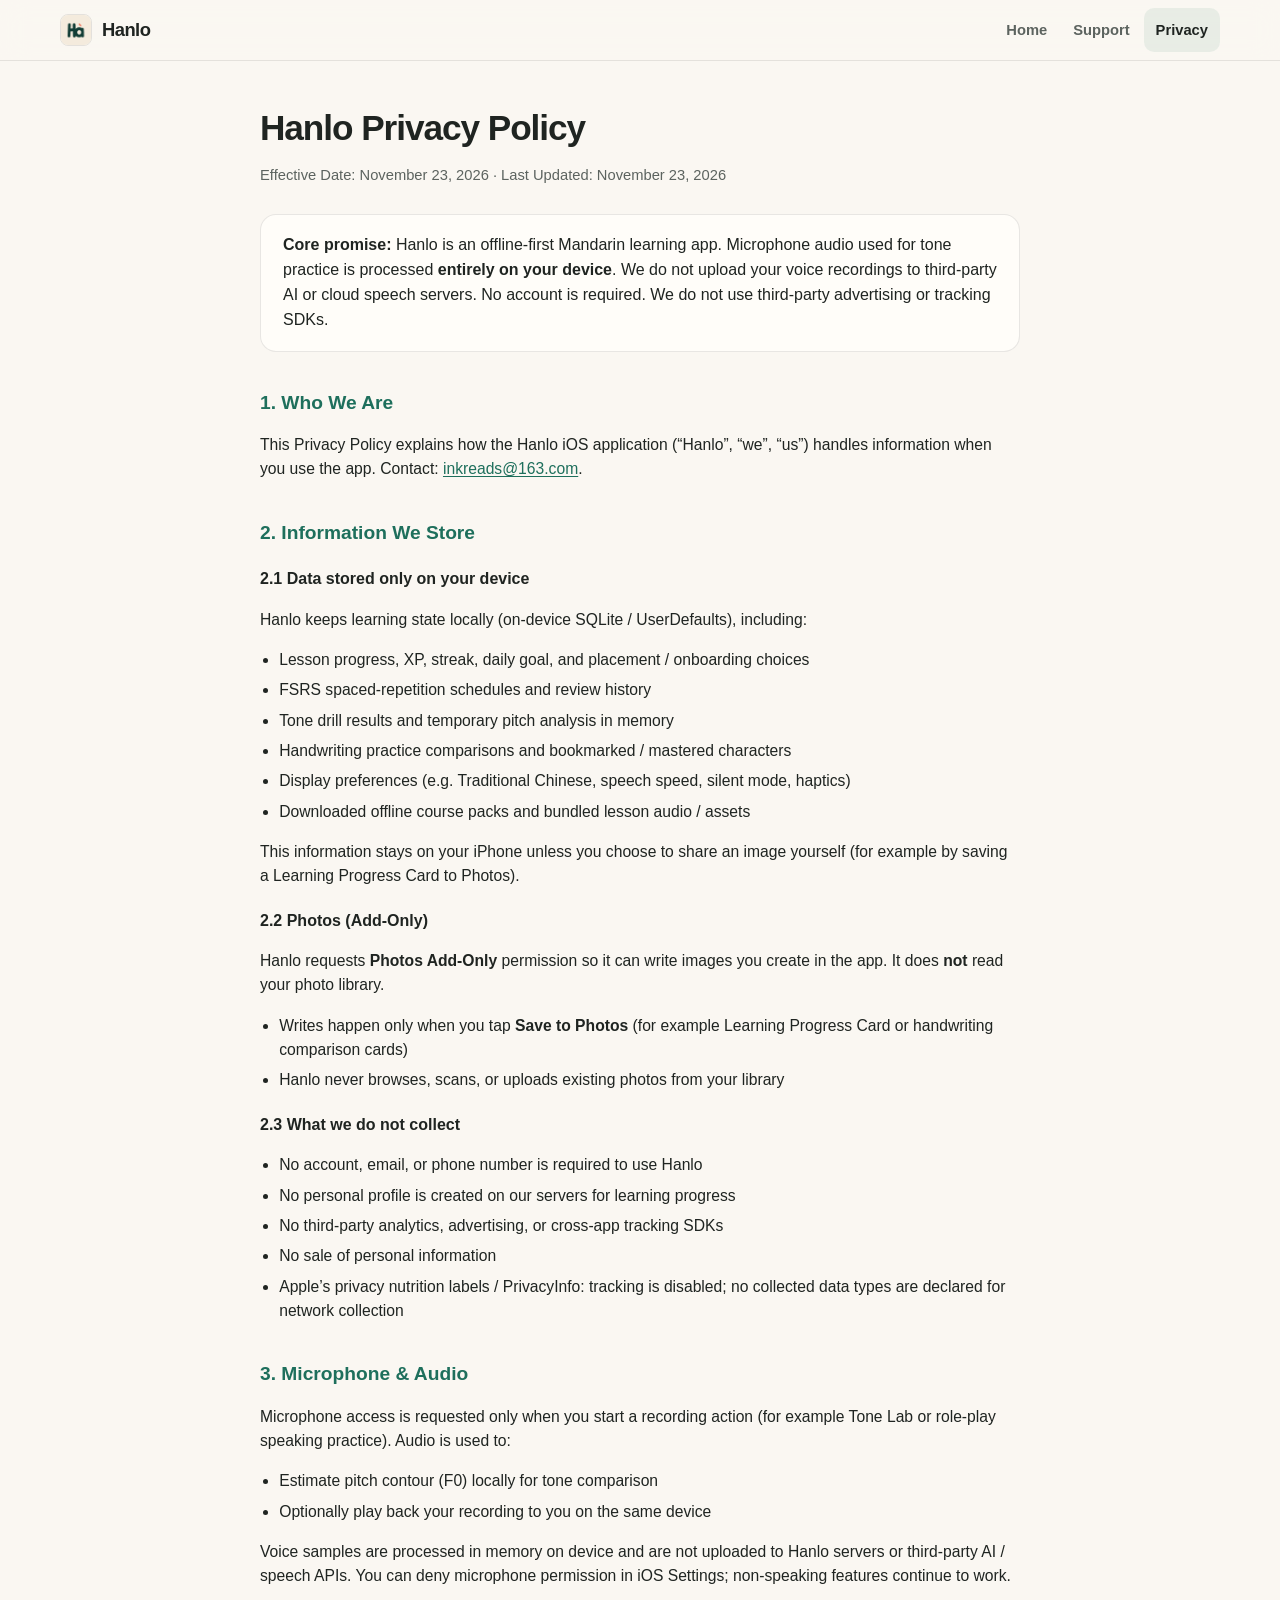
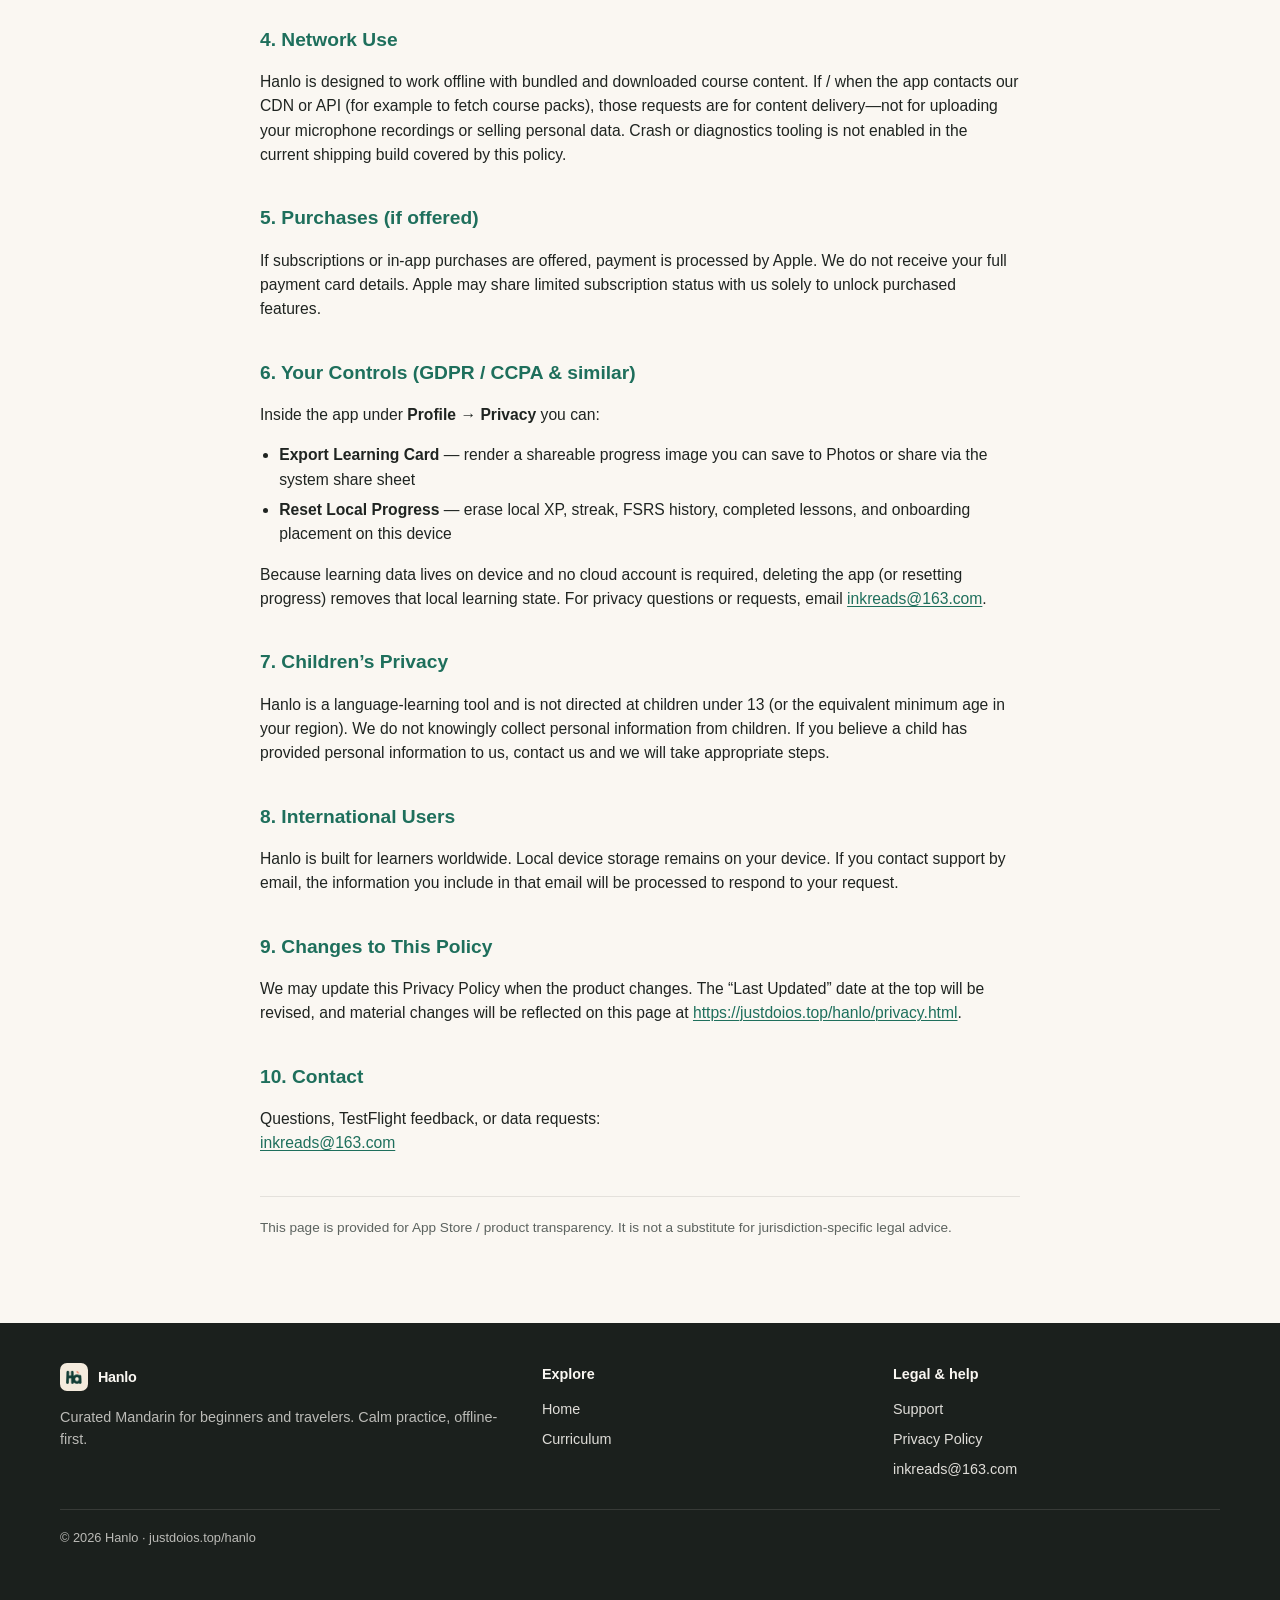
<file: hanlo/privacy.html>
<!DOCTYPE html>
<html lang="en">
<head>
  <meta charset="UTF-8" />
  <meta name="viewport" content="width=device-width, initial-scale=1.0" />
  <title>Hanlo · Privacy Policy</title>
  <meta name="description" content="Hanlo Privacy Policy: offline-first Mandarin learning. Microphone audio is processed on device. No account required. No third-party tracking SDKs." />
  <link rel="canonical" href="https://justdoios.top/hanlo/privacy.html" />
  <meta name="theme-color" content="#0C3B31" />
  <link rel="icon" type="image/png" href="./assets/brand/favicon.png" />
  <link rel="apple-touch-icon" href="./assets/brand/apple-touch-icon.png" />
  <link rel="stylesheet" href="./styles/tokens.css" />
  <link rel="stylesheet" href="./styles/site.css" />
</head>
<body>
  <a class="sr-only" href="#main">Skip to content</a>

  <header class="site-nav">
    <div class="wrap site-nav__inner">
      <a class="brand" href="./index.html" aria-label="Hanlo home">
        <img src="./assets/brand/logo-seal.png" width="32" height="32" alt="" />
        <span>Hanlo</span>
      </a>
      <nav aria-label="Primary">
        <ul class="nav-links">
          <li><a href="./index.html">Home</a></li>
          <li><a href="./support.html">Support</a></li>
          <li><a href="./privacy.html" aria-current="page">Privacy</a></li>
        </ul>
      </nav>
    </div>
  </header>

  <main id="main" class="page-shell">
    <div class="wrap">
      <article class="legal">
  <h1>Hanlo Privacy Policy</h1>
  <div class="meta">Effective Date: November 23, 2026 · Last Updated: November 23, 2026</div>

  <div class="card">
    <strong>Core promise:</strong> Hanlo is an offline-first Mandarin learning app.
    Microphone audio used for tone practice is processed <strong>entirely on your device</strong>.
    We do not upload your voice recordings to third-party AI or cloud speech servers.
    No account is required. We do not use third-party advertising or tracking SDKs.
  </div>

  <h2>1. Who We Are</h2>
  <p>
    This Privacy Policy explains how the Hanlo iOS application (“Hanlo”, “we”, “us”)
    handles information when you use the app. Contact:
    <a href="mailto:inkreads@163.com">inkreads@163.com</a>.
  </p>

  <h2>2. Information We Store</h2>
  <h3>2.1 Data stored only on your device</h3>
  <p>Hanlo keeps learning state locally (on-device SQLite / UserDefaults), including:</p>
  <ul>
    <li>Lesson progress, XP, streak, daily goal, and placement / onboarding choices</li>
    <li>FSRS spaced-repetition schedules and review history</li>
    <li>Tone drill results and temporary pitch analysis in memory</li>
    <li>Handwriting practice comparisons and bookmarked / mastered characters</li>
    <li>Display preferences (e.g. Traditional Chinese, speech speed, silent mode, haptics)</li>
    <li>Downloaded offline course packs and bundled lesson audio / assets</li>
  </ul>
  <p>
    This information stays on your iPhone unless you choose to share an image yourself
    (for example by saving a Learning Progress Card to Photos).
  </p>

  <h3>2.2 Photos (Add-Only)</h3>
  <p>
    Hanlo requests <strong>Photos Add-Only</strong> permission so it can write images you create
    in the app. It does <strong>not</strong> read your photo library.
  </p>
  <ul>
    <li>Writes happen only when you tap <strong>Save to Photos</strong> (for example Learning Progress Card or handwriting comparison cards)</li>
    <li>Hanlo never browses, scans, or uploads existing photos from your library</li>
  </ul>

  <h3>2.3 What we do not collect</h3>
  <ul>
    <li>No account, email, or phone number is required to use Hanlo</li>
    <li>No personal profile is created on our servers for learning progress</li>
    <li>No third-party analytics, advertising, or cross-app tracking SDKs</li>
    <li>No sale of personal information</li>
    <li>Apple’s privacy nutrition labels / PrivacyInfo: tracking is disabled; no collected data types are declared for network collection</li>
  </ul>

  <h2>3. Microphone &amp; Audio</h2>
  <p>
    Microphone access is requested only when you start a recording action
    (for example Tone Lab or role-play speaking practice). Audio is used to:
  </p>
  <ul>
    <li>Estimate pitch contour (F0) locally for tone comparison</li>
    <li>Optionally play back your recording to you on the same device</li>
  </ul>
  <p>
    Voice samples are processed in memory on device and are not uploaded to Hanlo servers
    or third-party AI / speech APIs. You can deny microphone permission in iOS Settings;
    non-speaking features continue to work.
  </p>

  <h2>4. Network Use</h2>
  <p>
    Hanlo is designed to work offline with bundled and downloaded course content.
    If / when the app contacts our CDN or API (for example to fetch course packs),
    those requests are for content delivery—not for uploading your microphone recordings
    or selling personal data. Crash or diagnostics tooling is not enabled in the current shipping build
    covered by this policy.
  </p>

  <h2>5. Purchases (if offered)</h2>
  <p>
    If subscriptions or in-app purchases are offered, payment is processed by Apple.
    We do not receive your full payment card details. Apple may share limited
    subscription status with us solely to unlock purchased features.
  </p>

  <h2>6. Your Controls (GDPR / CCPA &amp; similar)</h2>
  <p>Inside the app under <strong>Profile → Privacy</strong> you can:</p>
  <ul>
    <li><strong>Export Learning Card</strong> — render a shareable progress image you can save to Photos or share via the system share sheet</li>
    <li><strong>Reset Local Progress</strong> — erase local XP, streak, FSRS history, completed lessons, and onboarding placement on this device</li>
  </ul>
  <p>
    Because learning data lives on device and no cloud account is required,
    deleting the app (or resetting progress) removes that local learning state.
    For privacy questions or requests, email
    <a href="mailto:inkreads@163.com">inkreads@163.com</a>.
  </p>

  <h2>7. Children’s Privacy</h2>
  <p>
    Hanlo is a language-learning tool and is not directed at children under 13
    (or the equivalent minimum age in your region). We do not knowingly collect
    personal information from children. If you believe a child has provided
    personal information to us, contact us and we will take appropriate steps.
  </p>

  <h2>8. International Users</h2>
  <p>
    Hanlo is built for learners worldwide. Local device storage remains on your device.
    If you contact support by email, the information you include in that email will be
    processed to respond to your request.
  </p>

  <h2>9. Changes to This Policy</h2>
  <p>
    We may update this Privacy Policy when the product changes.
    The “Last Updated” date at the top will be revised, and material changes will be
    reflected on this page at
    <a href="https://justdoios.top/hanlo/privacy.html">https://justdoios.top/hanlo/privacy.html</a>.
  </p>

  <h2>10. Contact</h2>
  <p>
    Questions, TestFlight feedback, or data requests:<br />
    <a href="mailto:inkreads@163.com">inkreads@163.com</a>
  </p>

  <p class="footer-note">
    This page is provided for App Store / product transparency.
    It is not a substitute for jurisdiction-specific legal advice.
  </p>
      </article>
    </div>
  </main>

  <footer class="site-footer">
    <div class="wrap">
      <div class="footer__grid">
        <div>
          <div class="footer__brand">
            <img src="./assets/brand/logo-seal.png" width="28" height="28" alt="" />
            Hanlo
          </div>
          <p>Curated Mandarin for beginners and travelers. Calm practice, offline-first.</p>
        </div>
        <div class="footer__nav">
          <strong>Explore</strong>
          <a href="./index.html">Home</a>
          <a href="./index.html#curriculum">Curriculum</a>
        </div>
        <div class="footer__nav">
          <strong>Legal &amp; help</strong>
          <a href="./support.html">Support</a>
          <a href="./privacy.html">Privacy Policy</a>
          <a href="mailto:inkreads@163.com">inkreads@163.com</a>
        </div>
      </div>
      <p class="footer__copy">© 2026 Hanlo · justdoios.top/hanlo</p>
    </div>
  </footer>
</body>
</html>
</file>
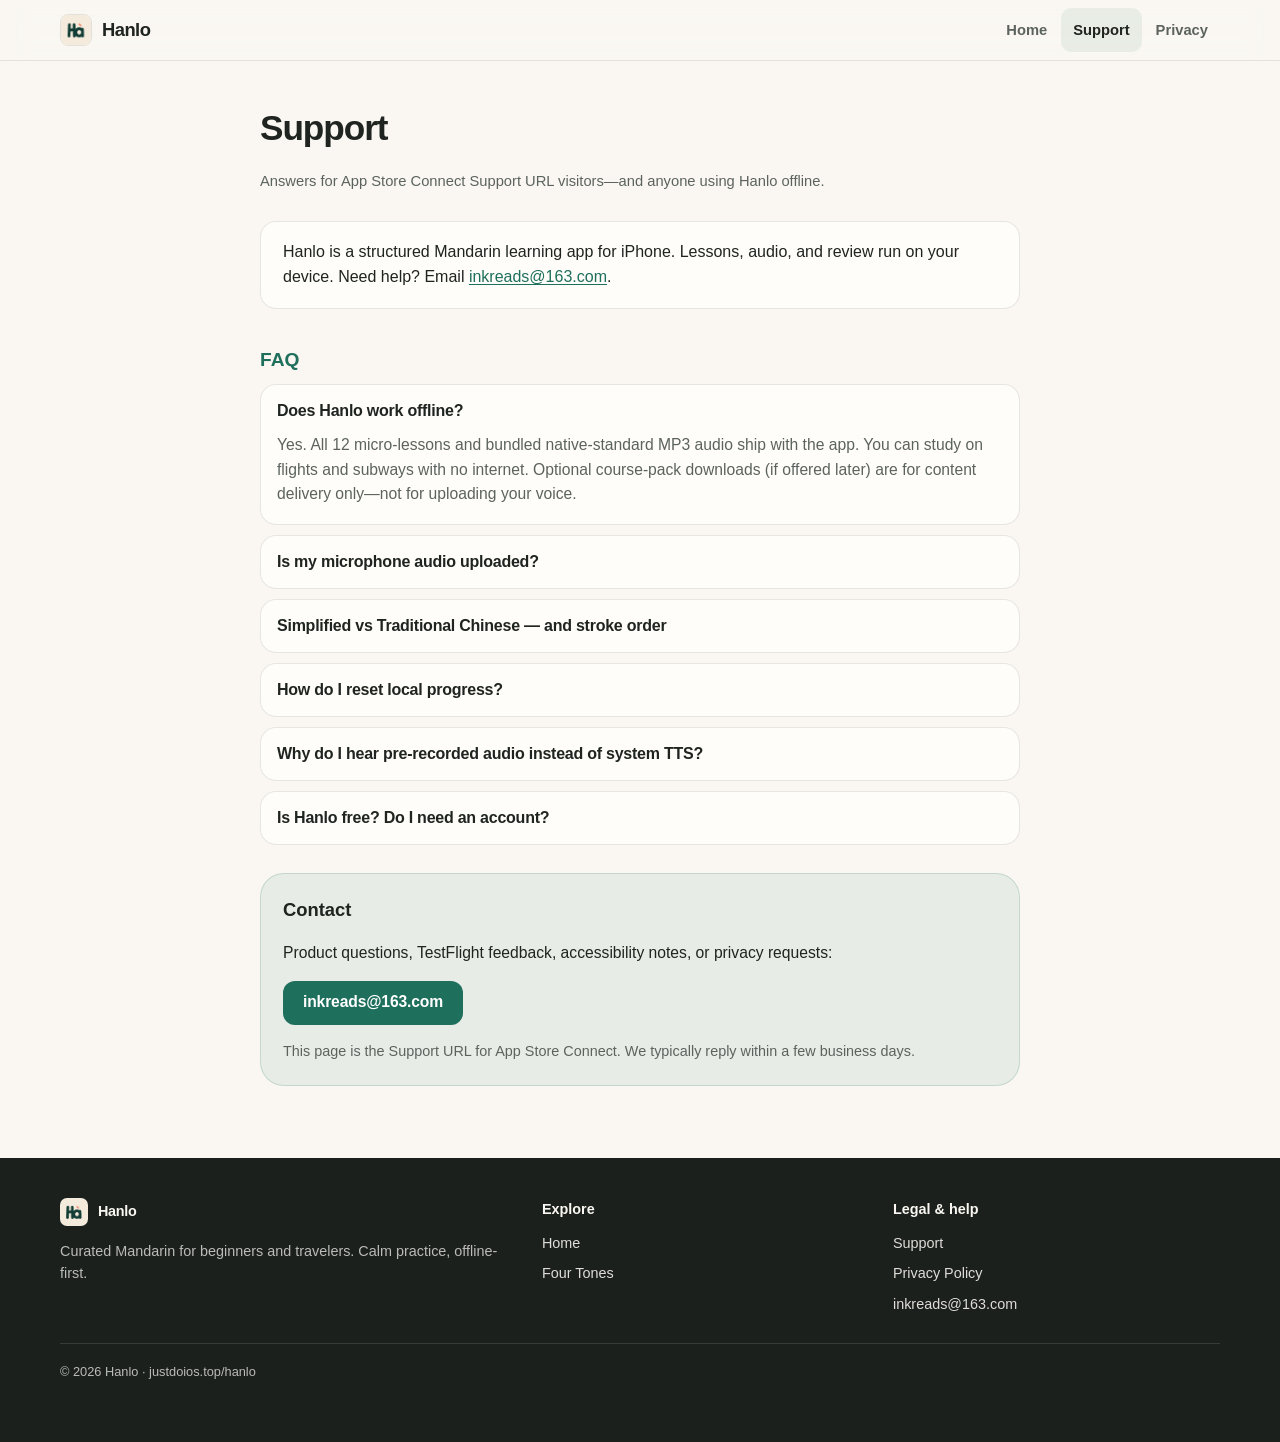
<file: hanlo/support.html>
<!DOCTYPE html>
<html lang="en">
<head>
  <meta charset="UTF-8" />
  <meta name="viewport" content="width=device-width, initial-scale=1.0" />
  <title>Hanlo · Support</title>
  <meta name="description" content="Hanlo support: offline use, on-device microphone, Simplified/Traditional &amp; stroke order, reset local progress. Contact inkreads@163.com." />
  <link rel="canonical" href="https://justdoios.top/hanlo/support.html" />
  <meta name="theme-color" content="#0C3B31" />
  <link rel="icon" type="image/png" href="./assets/brand/favicon.png" />
  <link rel="apple-touch-icon" href="./assets/brand/apple-touch-icon.png" />
  <link rel="stylesheet" href="./styles/tokens.css" />
  <link rel="stylesheet" href="./styles/site.css" />
</head>
<body>
  <a class="sr-only" href="#main">Skip to content</a>

  <header class="site-nav">
    <div class="wrap site-nav__inner">
      <a class="brand" href="./index.html" aria-label="Hanlo home">
        <img src="./assets/brand/logo-seal.png" width="32" height="32" alt="" />
        <span>Hanlo</span>
      </a>
      <nav aria-label="Primary">
        <ul class="nav-links">
          <li><a href="./index.html">Home</a></li>
          <li><a href="./support.html" aria-current="page">Support</a></li>
          <li><a href="./privacy.html">Privacy</a></li>
        </ul>
      </nav>
    </div>
  </header>

  <main id="main" class="page-shell">
    <div class="wrap">
      <article class="legal faq">
        <h1>Support</h1>
        <p class="meta">
          Answers for App Store Connect Support URL visitors—and anyone using Hanlo offline.
        </p>

        <div class="card">
          Hanlo is a structured Mandarin learning app for iPhone. Lessons, audio, and review
          run on your device. Need help? Email
          <a href="mailto:inkreads@163.com">inkreads@163.com</a>.
        </div>

        <h2>FAQ</h2>

        <details open>
          <summary>Does Hanlo work offline?</summary>
          <p>
            Yes. All 12 micro-lessons and bundled native-standard MP3 audio ship with the app.
            You can study on flights and subways with no internet. Optional course-pack downloads
            (if offered later) are for content delivery only—not for uploading your voice.
          </p>
        </details>

        <details>
          <summary>Is my microphone audio uploaded?</summary>
          <p>
            No. Tone Lab and speak-aloud practice estimate pitch on your iPhone. Voice samples
            stay in memory on device and are not sent to Hanlo servers or third-party speech APIs.
            You can deny microphone permission in iOS Settings; listening and reading still work.
            See the <a href="./privacy.html">Privacy Policy</a> for full detail.
          </p>
        </details>

        <details>
          <summary>Simplified vs Traditional Chinese — and stroke order</summary>
          <p>
            You can switch between Simplified and Traditional character <em>display</em> in Profile.
            Hanzi Workshop stroke-order tracing currently follows the <strong>simplified</strong> form
            even when Traditional display is on. We call this out in-app so practice stays honest.
          </p>
        </details>

        <details>
          <summary>How do I reset local progress?</summary>
          <p>
            In the app, open <strong>Profile → Privacy → Reset Local Progress</strong>. This erases
            local XP, streak, FSRS history, completed lessons, and onboarding placement on that device.
            Because there is no cloud account, deleting the app also removes local learning state.
          </p>
        </details>

        <details>
          <summary>Why do I hear pre-recorded audio instead of system TTS?</summary>
          <p>
            Hanlo uses teacher-checked, pre-generated offline MP3s (including 0.75× and 1× dialogue
            speeds). There is no live system text-to-speech for lesson lines.
          </p>
        </details>

        <details>
          <summary>Is Hanlo free? Do I need an account?</summary>
          <p>
            v1 is free. No account is required. There are no third-party advertising or tracking SDKs.
          </p>
        </details>

        <div class="contact-box" id="contact">
          <h2>Contact</h2>
          <p>
            Product questions, TestFlight feedback, accessibility notes, or privacy requests:
          </p>
          <p>
            <a class="btn btn--jade" href="mailto:inkreads@163.com">inkreads@163.com</a>
          </p>
          <p style="margin-top:14px;margin-bottom:0;color:var(--text-muted);font-size:0.9rem">
            This page is the Support URL for App Store Connect. We typically reply within a few business days.
          </p>
        </div>
      </article>
    </div>
  </main>

  <footer class="site-footer">
    <div class="wrap">
      <div class="footer__grid">
        <div>
          <div class="footer__brand">
            <img src="./assets/brand/logo-seal.png" width="28" height="28" alt="" />
            Hanlo
          </div>
          <p>Curated Mandarin for beginners and travelers. Calm practice, offline-first.</p>
        </div>
        <div class="footer__nav">
          <strong>Explore</strong>
          <a href="./index.html">Home</a>
          <a href="./index.html#tones">Four Tones</a>
        </div>
        <div class="footer__nav">
          <strong>Legal &amp; help</strong>
          <a href="./support.html">Support</a>
          <a href="./privacy.html">Privacy Policy</a>
          <a href="mailto:inkreads@163.com">inkreads@163.com</a>
        </div>
      </div>
      <p class="footer__copy">© 2026 Hanlo · justdoios.top/hanlo</p>
    </div>
  </footer>
</body>
</html>
</file>
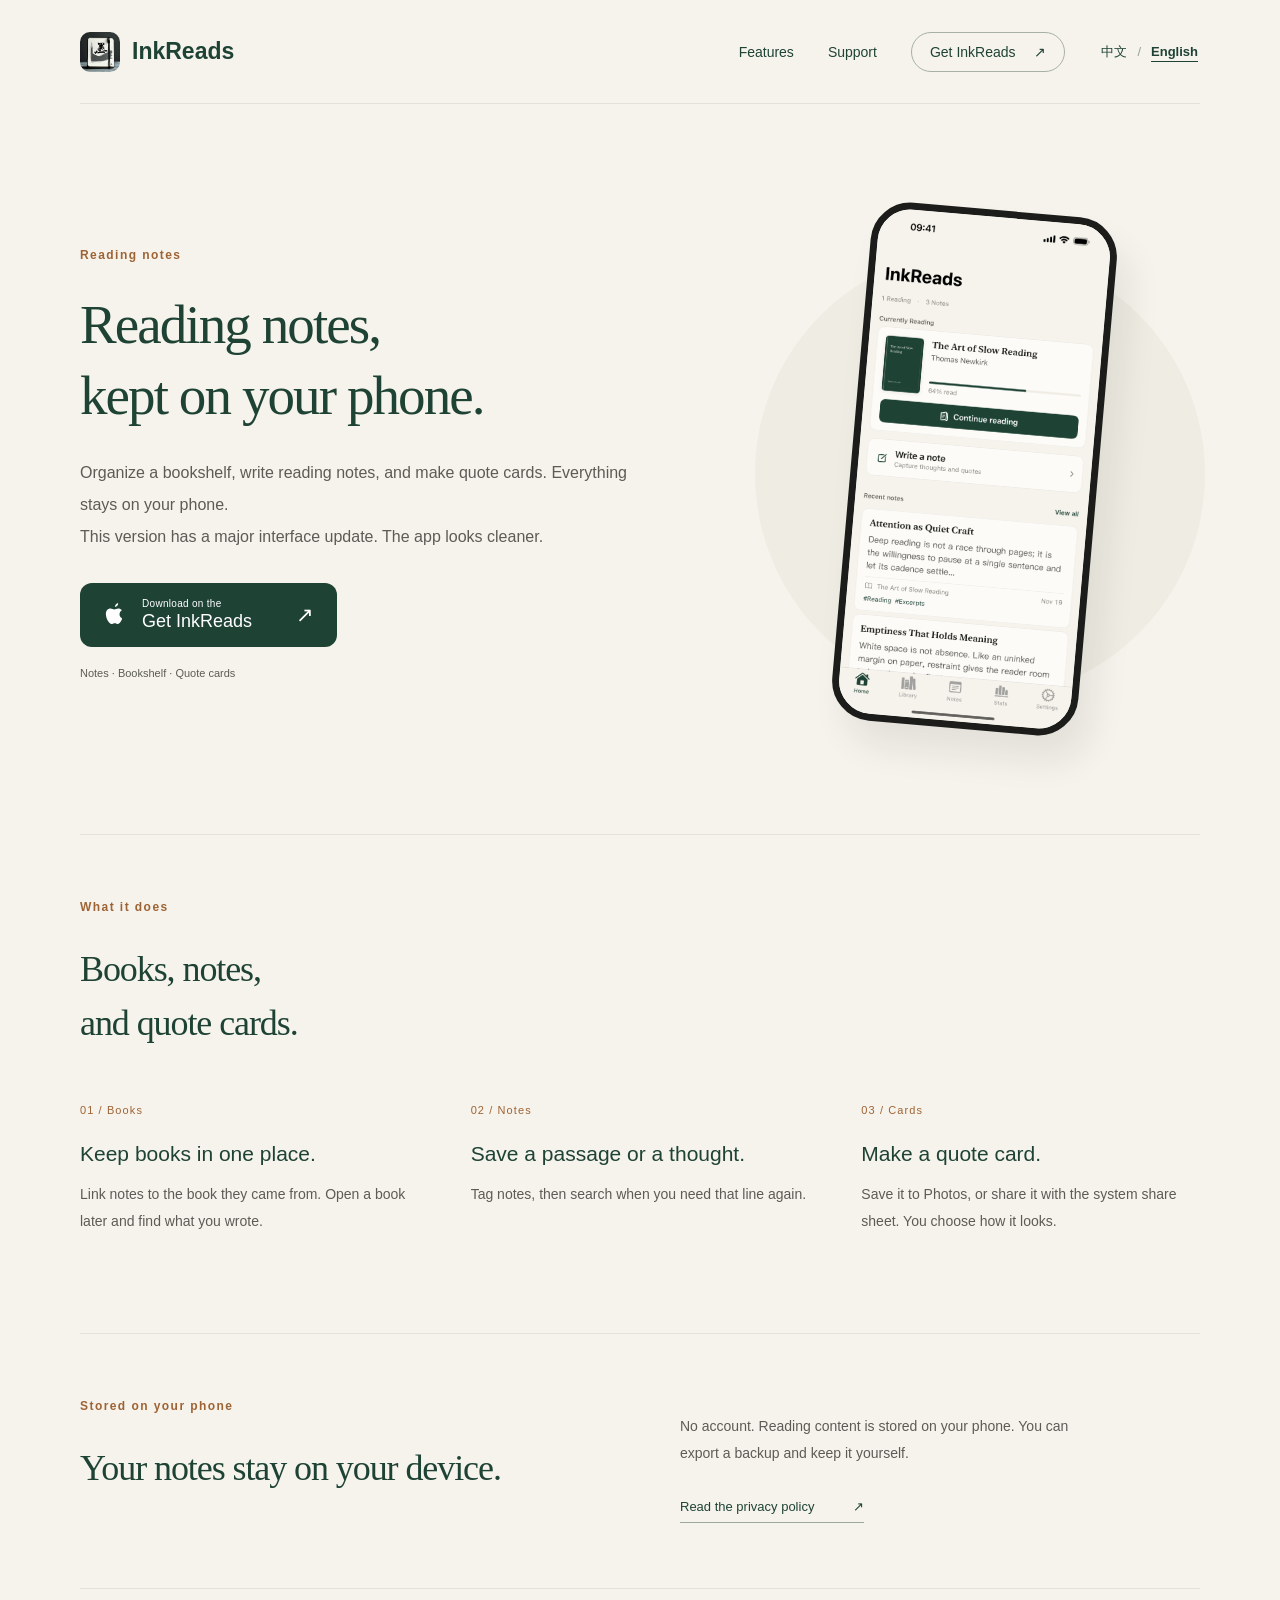
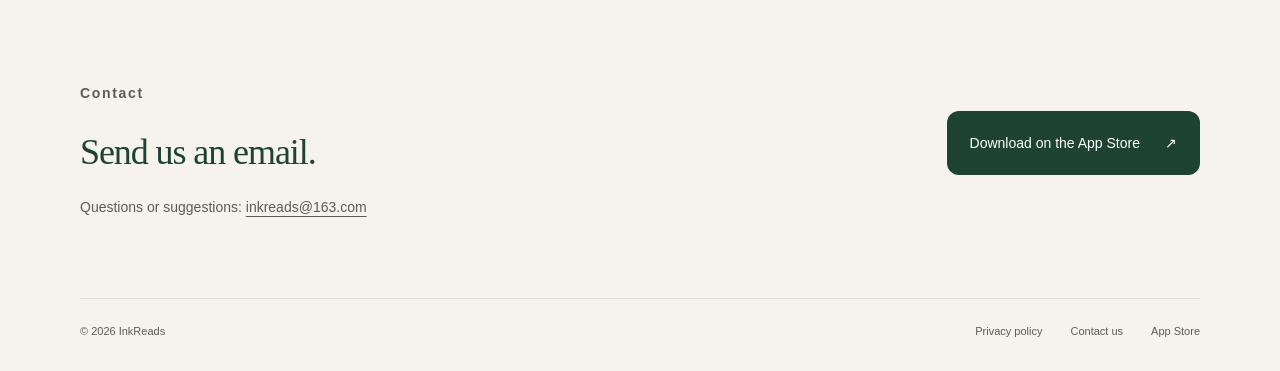
<file: InkReads/index-en.html>
<!doctype html>
<html lang="en">
<head>
<meta charset="utf-8"><meta name="viewport" content="width=device-width,initial-scale=1">
<title>InkReads · Reading notes</title>
<meta name="description" content="InkReads is a reading notes app. Organize books, write notes, and make quote cards. Your content stays on your phone. Download on the App Store.">
<meta name="theme-color" content="#f6f3ec"><link rel="icon" href="assets/app-icon.png"><link rel="stylesheet" href="style.css">
<link rel="stylesheet" href="language.css"><script src="language.js" defer></script>
</head>
<body>
<a class="skip" href="#main">Skip to content</a>
<header class="wrap"><a class="brand" href="index-en.html" aria-label="InkReads home"><img src="assets/app-icon.png" width="40" height="40" alt=""><span>InkReads</span></a><nav aria-label="Main navigation"><a href="#features">Features</a><a href="#support">Support</a><a class="nav-download" href="https://apps.apple.com/cn/app/id6743938509">Get InkReads <span aria-hidden="true">↗</span></a><div class="language-switch" role="group" aria-label="Language"><a href="index.html" lang="zh-CN" hreflang="zh-CN">中文</a><span aria-hidden="true">/</span><a href="index-en.html" lang="en" hreflang="en" aria-current="page">English</a></div></nav></header>
<main id="main">
<section class="hero wrap">
<div class="intro"><p class="eyebrow">Reading notes</p><h1>Reading notes,<br>kept on your phone.</h1><p class="lead">Organize a bookshelf, write reading notes, and make quote cards. Everything stays on your phone.<br>This version has a major interface update. The app looks cleaner.</p><a class="download" href="https://apps.apple.com/cn/app/id6743938509"><svg width="23" height="25" viewBox="0 0 24 26" fill="none" aria-hidden="true"><path d="M15.8 1c.2 2-1.4 4-3.3 4.3C12.2 3.4 14 1.3 15.8 1ZM19.8 18c-.6 1.5-2.3 4.8-4.2 4.8-1.2 0-1.6-.8-3.3-.8s-2.2.8-3.4.8C6.6 22.8 3 17.3 3 12.5c0-3.5 2.1-5.7 4.8-5.7 1.6 0 2.7.9 4 .9 1.1 0 2.4-.9 4.1-.9 1.4 0 2.9.7 3.8 1.8-3.2 1.8-3.3 6.7.1 8.3v1.1Z" fill="currentColor"/></svg><span><small>Download on the</small><strong>Get InkReads</strong></span><span class="arrow" aria-hidden="true">↗</span></a><p class="quiet">Notes · Bookshelf · Quote cards</p></div>
<div class="visual"><div class="orbit" aria-hidden="true"></div><figure class="phone"><img src="assets/app-home-en.png" width="1320" height="2868" alt="InkReads home: the book you are reading, a write-a-note shortcut, and recent notes"></figure></div>
</section>
<section class="features wrap" id="features"><div class="section-title"><p class="eyebrow">What it does</p><h2>Books, notes,<br>and quote cards.</h2></div><div class="feature-grid"><article><span class="number">01 / Books</span><h3>Keep books in one place.</h3><p>Link notes to the book they came from. Open a book later and find what you wrote.</p></article><article><span class="number">02 / Notes</span><h3>Save a passage or a thought.</h3><p>Tag notes, then search when you need that line again.</p></article><article><span class="number">03 / Cards</span><h3>Make a quote card.</h3><p>Save it to Photos, or share it with the system share sheet. You choose how it looks.</p></article></div></section>
<section class="privacy wrap"><div><p class="eyebrow">Stored on your phone</p><h2>Your notes stay on your device.</h2></div><div class="privacy-copy"><p>No account. Reading content is stored on your phone. You can export a backup and keep it yourself.</p><a class="text-link" href="privacy-policy-en.html">Read the privacy policy <span aria-hidden="true">↗</span></a></div></section>
<section class="support wrap" id="support"><div><p class="eyebrow">Contact</p><h2>Send us an email.</h2><p>Questions or suggestions: <a href="mailto:inkreads@163.com">inkreads@163.com</a></p></div><a class="download simple" href="https://apps.apple.com/cn/app/id6743938509">Download on the App Store <span aria-hidden="true">↗</span></a></section>
</main><footer class="wrap"><span>© 2026 InkReads</span><div><a href="privacy-policy-en.html">Privacy policy</a><a href="mailto:inkreads@163.com">Contact us</a><a href="https://apps.apple.com/cn/app/id6743938509">App Store</a></div></footer>
</body>
</html>
</file>
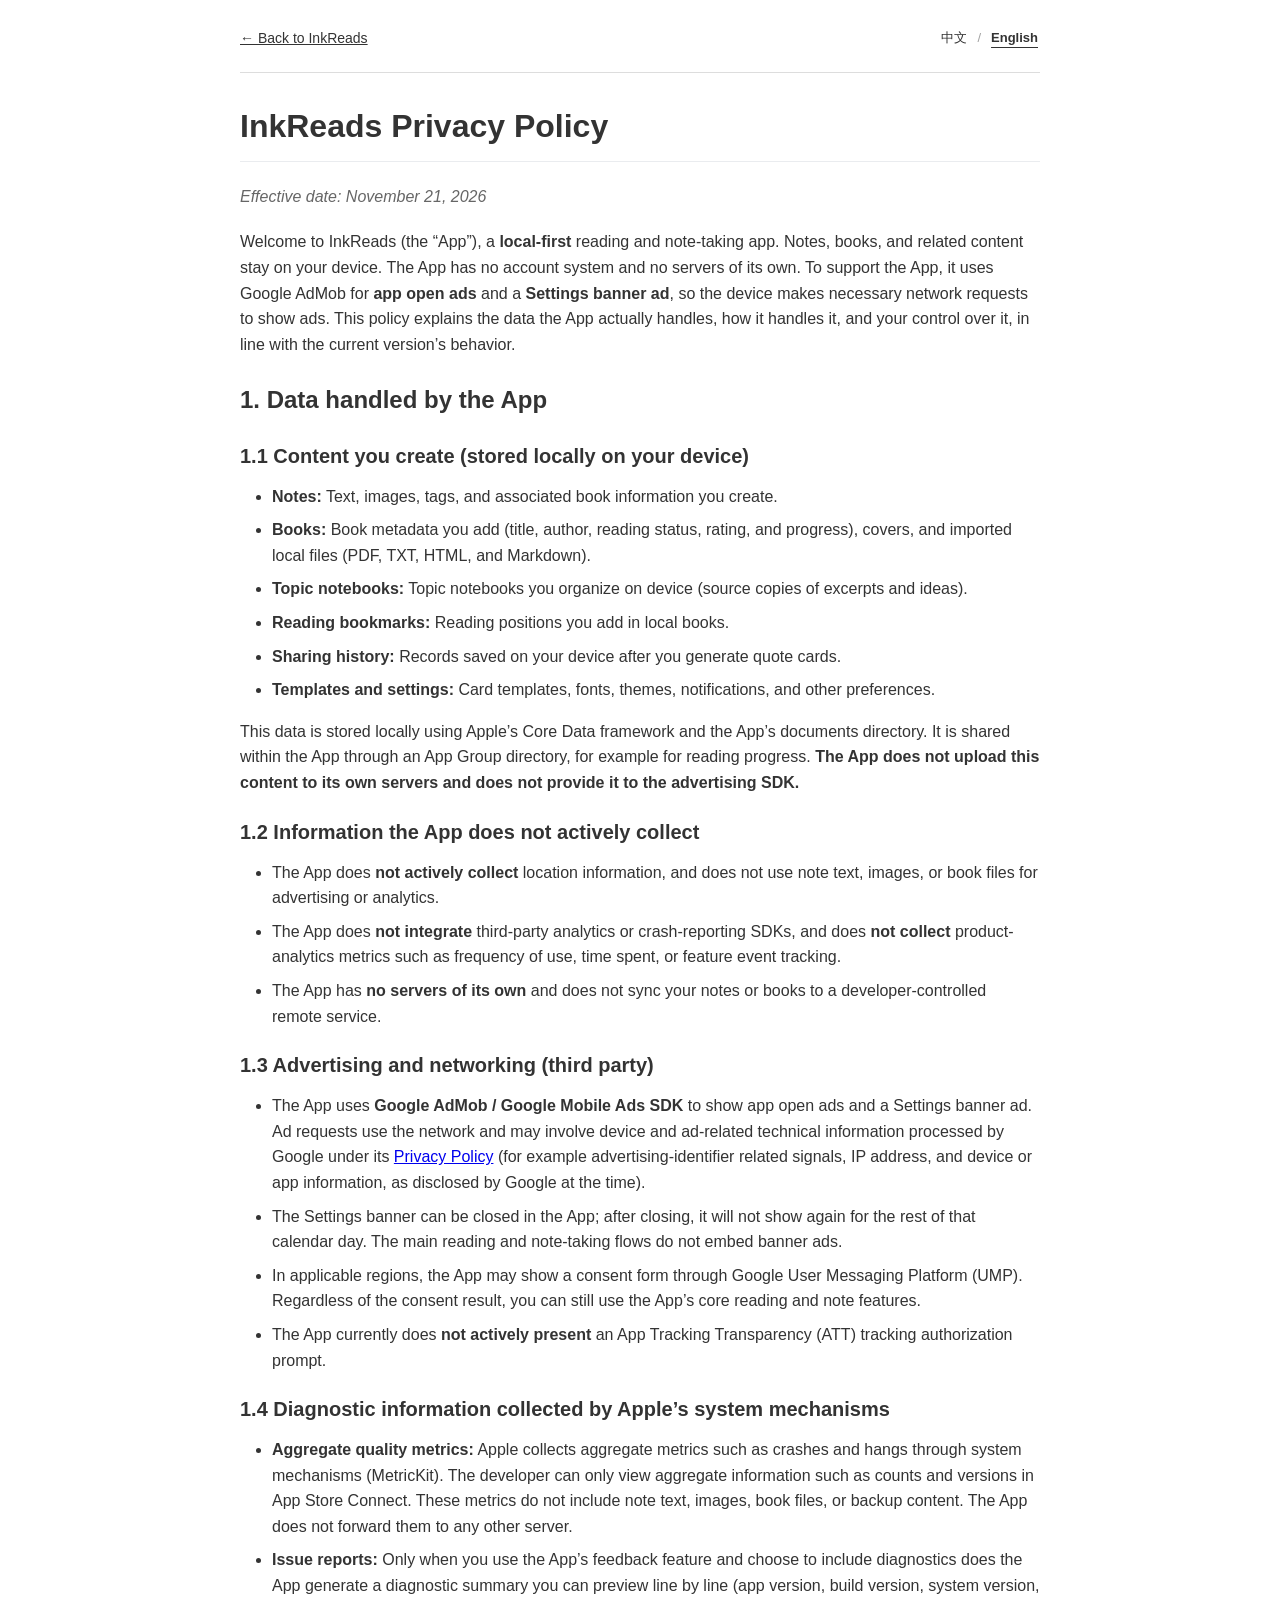
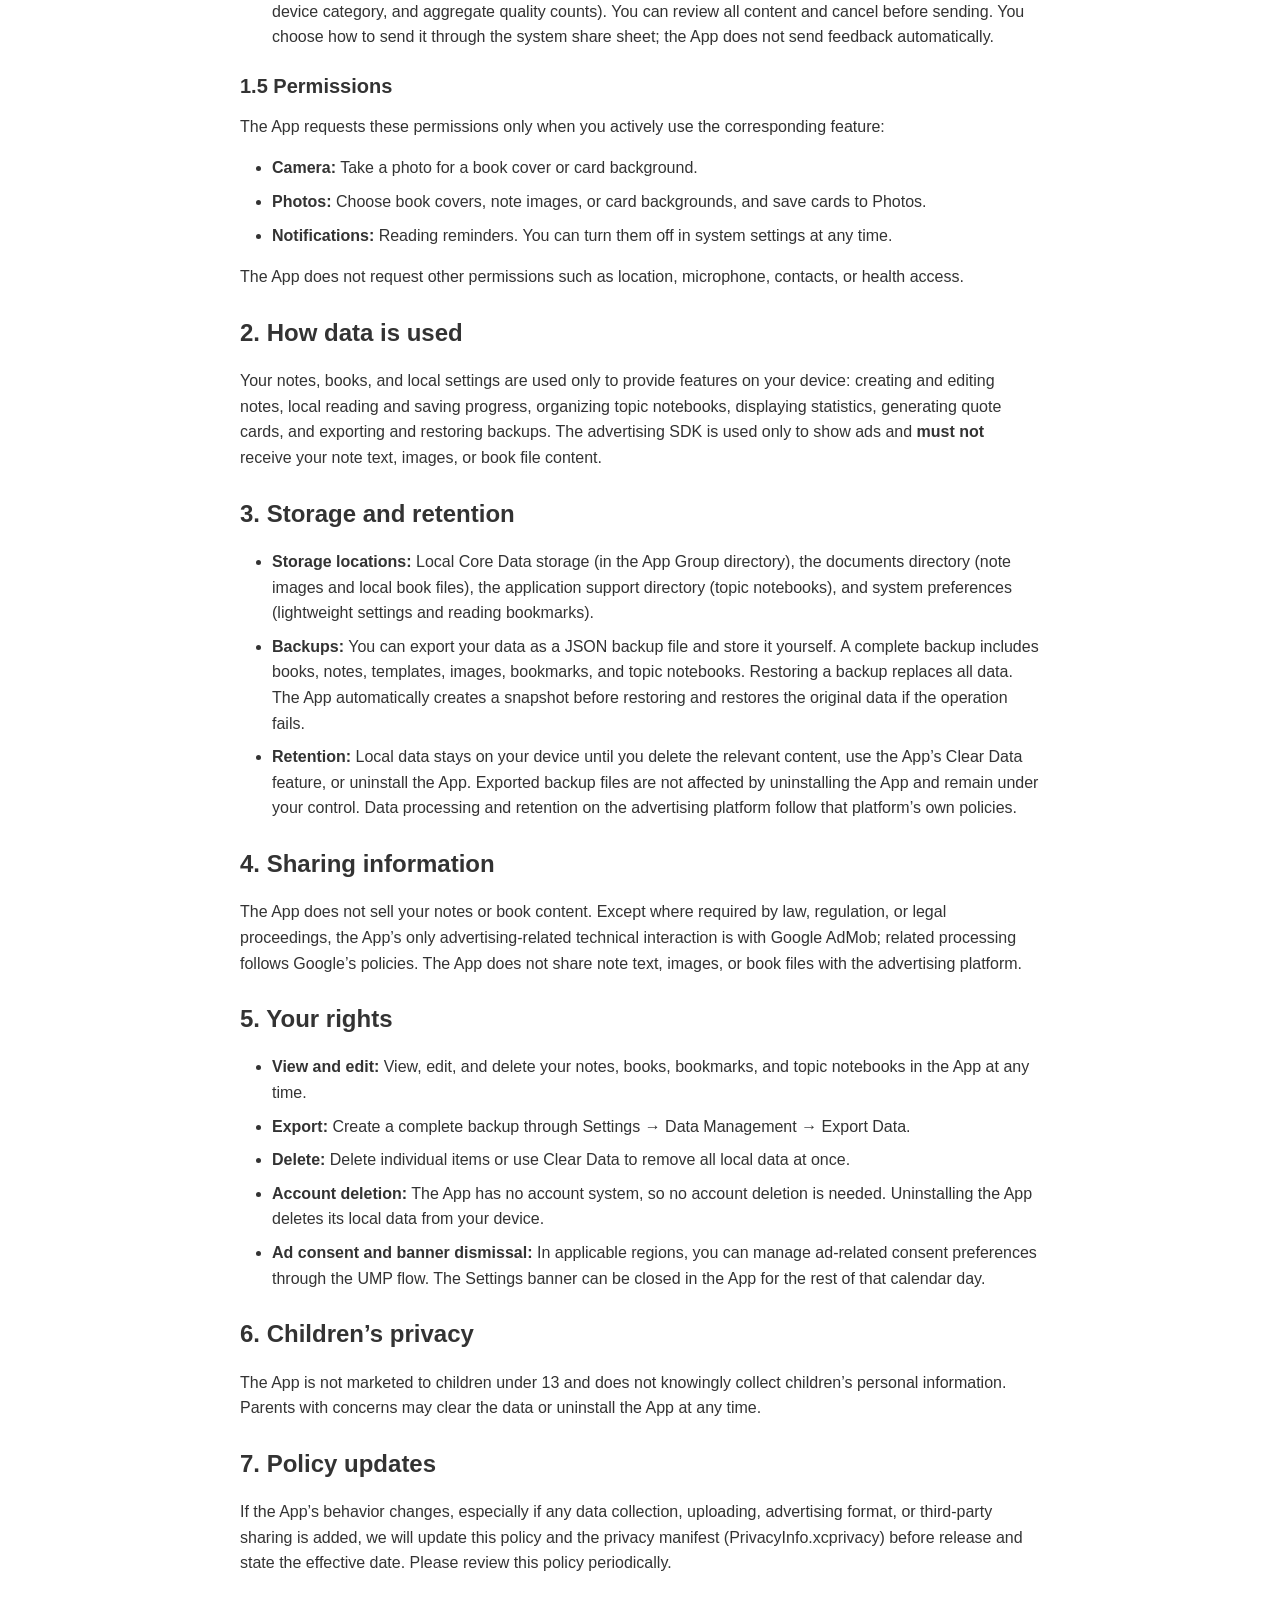
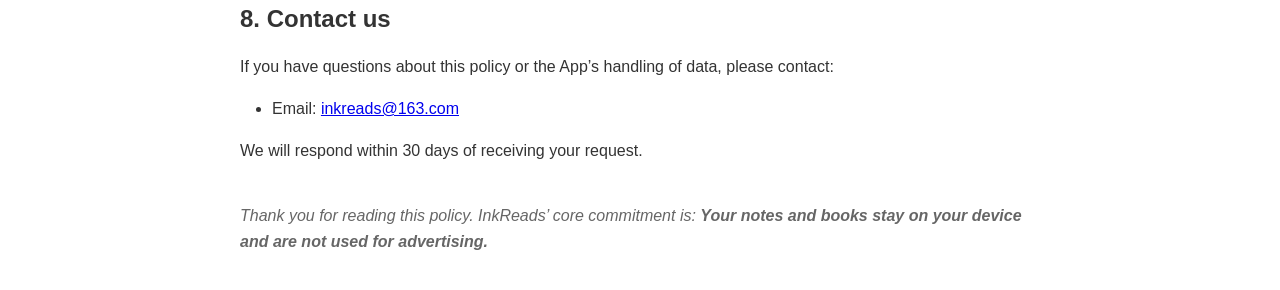
<file: InkReads/privacy-policy-en.html>
<!DOCTYPE html>
<html lang="en">
<head>
    <meta charset="UTF-8">
    <meta name="viewport" content="width=device-width, initial-scale=1.0">
    <title>InkReads Privacy Policy</title>
    <style>
        body {
            font-family: -apple-system, BlinkMacSystemFont, "Segoe UI", Roboto, Helvetica, Arial, sans-serif;
            line-height: 1.6;
            color: #333;
            max-width: 800px;
            margin: 0 auto;
            padding: 20px;
        }
        h1 {
            font-size: 2em;
            color: #333;
            border-bottom: 1px solid #eaecef;
            padding-bottom: 0.3em;
        }
        h2 {
            font-size: 1.5em;
            color: #333;
            margin-top: 24px;
            margin-bottom: 16px;
            font-weight: 600;
        }
        h3 {
            font-size: 1.25em;
            color: #333;
            margin-top: 20px;
            margin-bottom: 12px;
            font-weight: 600;
        }
        p {
            margin-top: 0;
            margin-bottom: 16px;
        }
        ul {
            padding-left: 2em;
            margin-top: 0;
            margin-bottom: 16px;
        }
        li {
            margin-bottom: 8px;
        }
        strong {
            font-weight: 600;
        }
        hr {
            height: 1px;
            background-color: #eaecef;
            border: none;
            margin: 24px 0;
        }
        .effective-date {
            font-style: italic;
            color: #666;
            margin-bottom: 20px;
        }
        .footer {
            margin-top: 40px;
            color: #666;
            font-style: italic;
        }
        @media (prefers-color-scheme: dark) {
            body {
                background-color: #1a1a1a;
                color: #e6e6e6;
            }
            h1, h2, h3 {
                color: #e6e6e6;
                border-color: #333;
            }
            hr {
                background-color: #333;
            }
            .effective-date, .footer {
                color: #999;
            }
        }
    </style>
<link rel="stylesheet" href="language.css"><script src="language.js" defer></script></head>

<body><div class="policy-toolbar"><a href="index-en.html">← Back to InkReads</a><div class="language-switch" role="group" aria-label="Language"><a href="privacy-policy.html" lang="zh-CN" hreflang="zh-CN">中文</a><span aria-hidden="true">/</span><a href="privacy-policy-en.html" lang="en" hreflang="en" aria-current="page">English</a></div></div>
<h1>InkReads Privacy Policy</h1>
<p class="effective-date">Effective date: November 21, 2026</p>
<p>Welcome to InkReads (the “App”), a <strong>local-first</strong> reading and note-taking app. Notes, books, and related content stay on your device. The App has no account system and no servers of its own. To support the App, it uses Google AdMob for <strong>app open ads</strong> and a <strong>Settings banner ad</strong>, so the device makes necessary network requests to show ads. This policy explains the data the App actually handles, how it handles it, and your control over it, in line with the current version’s behavior.</p>
<h2>1. Data handled by the App</h2>
<h3>1.1 Content you create (stored locally on your device)</h3>
<ul>
<li><strong>Notes:</strong> Text, images, tags, and associated book information you create.</li>
<li><strong>Books:</strong> Book metadata you add (title, author, reading status, rating, and progress), covers, and imported local files (PDF, TXT, HTML, and Markdown).</li>
<li><strong>Topic notebooks:</strong> Topic notebooks you organize on device (source copies of excerpts and ideas).</li>
<li><strong>Reading bookmarks:</strong> Reading positions you add in local books.</li>
<li><strong>Sharing history:</strong> Records saved on your device after you generate quote cards.</li>
<li><strong>Templates and settings:</strong> Card templates, fonts, themes, notifications, and other preferences.</li>
</ul>
<p>This data is stored locally using Apple’s Core Data framework and the App’s documents directory. It is shared within the App through an App Group directory, for example for reading progress. <strong>The App does not upload this content to its own servers and does not provide it to the advertising SDK.</strong></p>
<h3>1.2 Information the App does not actively collect</h3>
<ul>
<li>The App does <strong>not actively collect</strong> location information, and does not use note text, images, or book files for advertising or analytics.</li>
<li>The App does <strong>not integrate</strong> third-party analytics or crash-reporting SDKs, and does <strong>not collect</strong> product-analytics metrics such as frequency of use, time spent, or feature event tracking.</li>
<li>The App has <strong>no servers of its own</strong> and does not sync your notes or books to a developer-controlled remote service.</li>
</ul>
<h3>1.3 Advertising and networking (third party)</h3>
<ul>
<li>The App uses <strong>Google AdMob / Google Mobile Ads SDK</strong> to show app open ads and a Settings banner ad. Ad requests use the network and may involve device and ad-related technical information processed by Google under its <a href="https://policies.google.com/privacy">Privacy Policy</a> (for example advertising-identifier related signals, IP address, and device or app information, as disclosed by Google at the time).</li>
<li>The Settings banner can be closed in the App; after closing, it will not show again for the rest of that calendar day. The main reading and note-taking flows do not embed banner ads.</li>
<li>In applicable regions, the App may show a consent form through Google User Messaging Platform (UMP). Regardless of the consent result, you can still use the App’s core reading and note features.</li>
<li>The App currently does <strong>not actively present</strong> an App Tracking Transparency (ATT) tracking authorization prompt.</li>
</ul>
<h3>1.4 Diagnostic information collected by Apple’s system mechanisms</h3>
<ul>
<li><strong>Aggregate quality metrics:</strong> Apple collects aggregate metrics such as crashes and hangs through system mechanisms (MetricKit). The developer can only view aggregate information such as counts and versions in App Store Connect. These metrics do not include note text, images, book files, or backup content. The App does not forward them to any other server.</li>
<li><strong>Issue reports:</strong> Only when you use the App’s feedback feature and choose to include diagnostics does the App generate a diagnostic summary you can preview line by line (app version, build version, system version, device category, and aggregate quality counts). You can review all content and cancel before sending. You choose how to send it through the system share sheet; the App does not send feedback automatically.</li>
</ul>
<h3>1.5 Permissions</h3>
<p>The App requests these permissions only when you actively use the corresponding feature:</p>
<ul>
<li><strong>Camera:</strong> Take a photo for a book cover or card background.</li>
<li><strong>Photos:</strong> Choose book covers, note images, or card backgrounds, and save cards to Photos.</li>
<li><strong>Notifications:</strong> Reading reminders. You can turn them off in system settings at any time.</li>
</ul>
<p>The App does not request other permissions such as location, microphone, contacts, or health access.</p>
<h2>2. How data is used</h2>
<p>Your notes, books, and local settings are used only to provide features on your device: creating and editing notes, local reading and saving progress, organizing topic notebooks, displaying statistics, generating quote cards, and exporting and restoring backups. The advertising SDK is used only to show ads and <strong>must not</strong> receive your note text, images, or book file content.</p>
<h2>3. Storage and retention</h2>
<ul>
<li><strong>Storage locations:</strong> Local Core Data storage (in the App Group directory), the documents directory (note images and local book files), the application support directory (topic notebooks), and system preferences (lightweight settings and reading bookmarks).</li>
<li><strong>Backups:</strong> You can export your data as a JSON backup file and store it yourself. A complete backup includes books, notes, templates, images, bookmarks, and topic notebooks. Restoring a backup replaces all data. The App automatically creates a snapshot before restoring and restores the original data if the operation fails.</li>
<li><strong>Retention:</strong> Local data stays on your device until you delete the relevant content, use the App’s Clear Data feature, or uninstall the App. Exported backup files are not affected by uninstalling the App and remain under your control. Data processing and retention on the advertising platform follow that platform’s own policies.</li>
</ul>
<h2>4. Sharing information</h2>
<p>The App does not sell your notes or book content. Except where required by law, regulation, or legal proceedings, the App’s only advertising-related technical interaction is with Google AdMob; related processing follows Google’s policies. The App does not share note text, images, or book files with the advertising platform.</p>
<h2>5. Your rights</h2>
<ul>
<li><strong>View and edit:</strong> View, edit, and delete your notes, books, bookmarks, and topic notebooks in the App at any time.</li>
<li><strong>Export:</strong> Create a complete backup through Settings → Data Management → Export Data.</li>
<li><strong>Delete:</strong> Delete individual items or use Clear Data to remove all local data at once.</li>
<li><strong>Account deletion:</strong> The App has no account system, so no account deletion is needed. Uninstalling the App deletes its local data from your device.</li>
<li><strong>Ad consent and banner dismissal:</strong> In applicable regions, you can manage ad-related consent preferences through the UMP flow. The Settings banner can be closed in the App for the rest of that calendar day.</li>
</ul>
<h2>6. Children’s privacy</h2>
<p>The App is not marketed to children under 13 and does not knowingly collect children’s personal information. Parents with concerns may clear the data or uninstall the App at any time.</p>
<h2>7. Policy updates</h2>
<p>If the App’s behavior changes, especially if any data collection, uploading, advertising format, or third-party sharing is added, we will update this policy and the privacy manifest (PrivacyInfo.xcprivacy) before release and state the effective date. Please review this policy periodically.</p>
<h2>8. Contact us</h2>
<p>If you have questions about this policy or the App’s handling of data, please contact:</p>
<ul><li>Email: <a href="mailto:inkreads@163.com">inkreads@163.com</a></li></ul>
<p>We will respond within 30 days of receiving your request.</p>
<p class="footer">Thank you for reading this policy. InkReads’ core commitment is: <strong>Your notes and books stay on your device and are not used for advertising.</strong></p>
</body>
</html>
</file>
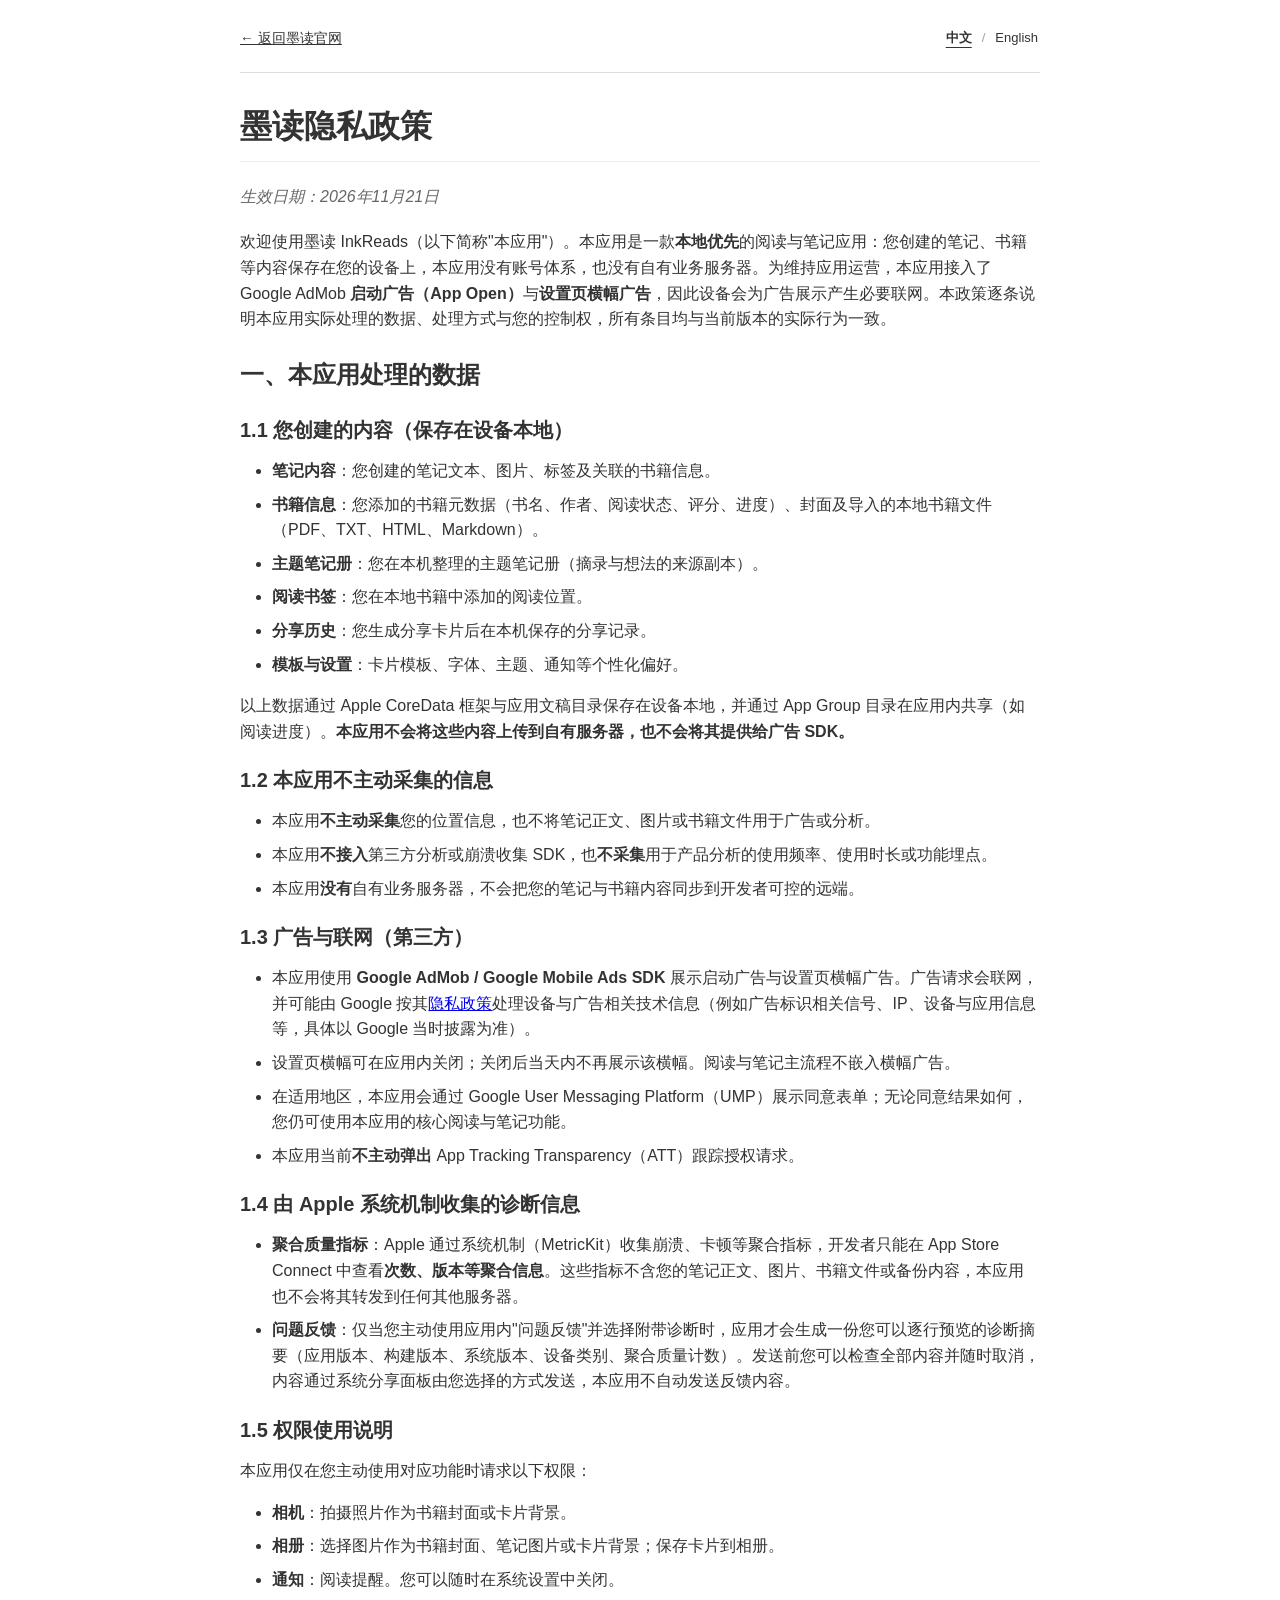
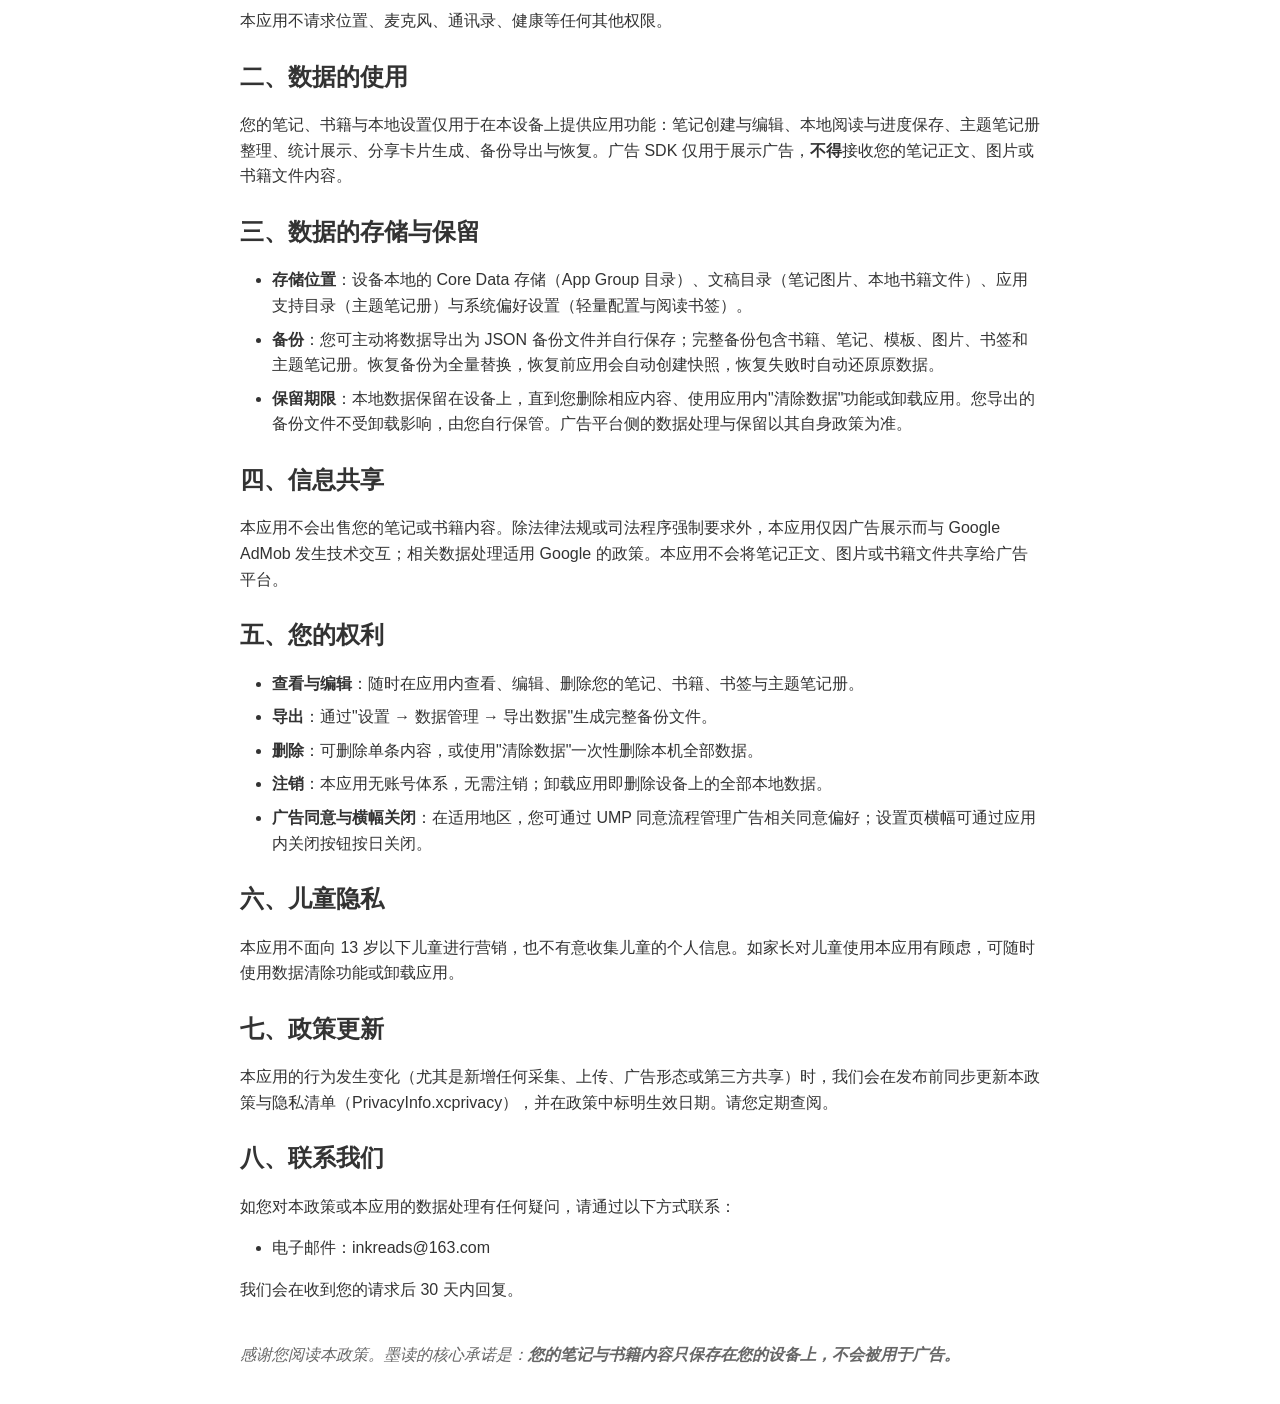
<file: InkReads/privacy-policy.html>
<!DOCTYPE html>
<html lang="zh-CN">
<head>
    <meta charset="UTF-8">
    <meta name="viewport" content="width=device-width, initial-scale=1.0">
    <title>墨读笔记隐私政策</title>
    <style>
        body {
            font-family: -apple-system, BlinkMacSystemFont, "Segoe UI", Roboto, Helvetica, Arial, sans-serif;
            line-height: 1.6;
            color: #333;
            max-width: 800px;
            margin: 0 auto;
            padding: 20px;
        }
        h1 {
            font-size: 2em;
            color: #333;
            border-bottom: 1px solid #eaecef;
            padding-bottom: 0.3em;
        }
        h2 {
            font-size: 1.5em;
            color: #333;
            margin-top: 24px;
            margin-bottom: 16px;
            font-weight: 600;
        }
        h3 {
            font-size: 1.25em;
            color: #333;
            margin-top: 20px;
            margin-bottom: 12px;
            font-weight: 600;
        }
        p {
            margin-top: 0;
            margin-bottom: 16px;
        }
        ul {
            padding-left: 2em;
            margin-top: 0;
            margin-bottom: 16px;
        }
        li {
            margin-bottom: 8px;
        }
        strong {
            font-weight: 600;
        }
        hr {
            height: 1px;
            background-color: #eaecef;
            border: none;
            margin: 24px 0;
        }
        .effective-date {
            font-style: italic;
            color: #666;
            margin-bottom: 20px;
        }
        .footer {
            margin-top: 40px;
            color: #666;
            font-style: italic;
        }
        @media (prefers-color-scheme: dark) {
            body {
                background-color: #1a1a1a;
                color: #e6e6e6;
            }
            h1, h2, h3 {
                color: #e6e6e6;
                border-color: #333;
            }
            hr {
                background-color: #333;
            }
            .effective-date, .footer {
                color: #999;
            }
        }
    </style>
<link rel="stylesheet" href="language.css"><script src="language.js" defer></script></head>

<body><div class="policy-toolbar"><a href="index.html">← 返回墨读官网</a><div class="language-switch" role="group" aria-label="语言"><a href="privacy-policy.html" lang="zh-CN" hreflang="zh-CN" aria-current="page">中文</a><span aria-hidden="true">/</span><a href="privacy-policy-en.html" lang="en" hreflang="en">English</a></div></div>
    <h1>墨读隐私政策</h1>
    <p class="effective-date">生效日期：2026年11月21日</p>
    <p>欢迎使用墨读 InkReads（以下简称"本应用"）。本应用是一款<strong>本地优先</strong>的阅读与笔记应用：您创建的笔记、书籍等内容保存在您的设备上，本应用没有账号体系，也没有自有业务服务器。为维持应用运营，本应用接入了 Google AdMob <strong>启动广告（App Open）</strong>与<strong>设置页横幅广告</strong>，因此设备会为广告展示产生必要联网。本政策逐条说明本应用实际处理的数据、处理方式与您的控制权，所有条目均与当前版本的实际行为一致。</p>

    <h2>一、本应用处理的数据</h2>
    <h3>1.1 您创建的内容（保存在设备本地）</h3>
    <ul>
        <li><strong>笔记内容</strong>：您创建的笔记文本、图片、标签及关联的书籍信息。</li>
        <li><strong>书籍信息</strong>：您添加的书籍元数据（书名、作者、阅读状态、评分、进度）、封面及导入的本地书籍文件（PDF、TXT、HTML、Markdown）。</li>
        <li><strong>主题笔记册</strong>：您在本机整理的主题笔记册（摘录与想法的来源副本）。</li>
        <li><strong>阅读书签</strong>：您在本地书籍中添加的阅读位置。</li>
        <li><strong>分享历史</strong>：您生成分享卡片后在本机保存的分享记录。</li>
        <li><strong>模板与设置</strong>：卡片模板、字体、主题、通知等个性化偏好。</li>
    </ul>
    <p>以上数据通过 Apple CoreData 框架与应用文稿目录保存在设备本地，并通过 App Group 目录在应用内共享（如阅读进度）。<strong>本应用不会将这些内容上传到自有服务器，也不会将其提供给广告 SDK。</strong></p>
    <h3>1.2 本应用不主动采集的信息</h3>
    <ul>
        <li>本应用<strong>不主动采集</strong>您的位置信息，也不将笔记正文、图片或书籍文件用于广告或分析。</li>
        <li>本应用<strong>不接入</strong>第三方分析或崩溃收集 SDK，也<strong>不采集</strong>用于产品分析的使用频率、使用时长或功能埋点。</li>
        <li>本应用<strong>没有</strong>自有业务服务器，不会把您的笔记与书籍内容同步到开发者可控的远端。</li>
    </ul>
    <h3>1.3 广告与联网（第三方）</h3>
    <ul>
        <li>本应用使用 <strong>Google AdMob / Google Mobile Ads SDK</strong> 展示启动广告与设置页横幅广告。广告请求会联网，并可能由 Google 按其<a href="https://policies.google.com/privacy">隐私政策</a>处理设备与广告相关技术信息（例如广告标识相关信号、IP、设备与应用信息等，具体以 Google 当时披露为准）。</li>
        <li>设置页横幅可在应用内关闭；关闭后当天内不再展示该横幅。阅读与笔记主流程不嵌入横幅广告。</li>
        <li>在适用地区，本应用会通过 Google User Messaging Platform（UMP）展示同意表单；无论同意结果如何，您仍可使用本应用的核心阅读与笔记功能。</li>
        <li>本应用当前<strong>不主动弹出</strong> App Tracking Transparency（ATT）跟踪授权请求。</li>
    </ul>
    <h3>1.4 由 Apple 系统机制收集的诊断信息</h3>
    <ul>
        <li><strong>聚合质量指标</strong>：Apple 通过系统机制（MetricKit）收集崩溃、卡顿等聚合指标，开发者只能在 App Store Connect 中查看<strong>次数、版本等聚合信息</strong>。这些指标不含您的笔记正文、图片、书籍文件或备份内容，本应用也不会将其转发到任何其他服务器。</li>
        <li><strong>问题反馈</strong>：仅当您主动使用应用内"问题反馈"并选择附带诊断时，应用才会生成一份您可以逐行预览的诊断摘要（应用版本、构建版本、系统版本、设备类别、聚合质量计数）。发送前您可以检查全部内容并随时取消，内容通过系统分享面板由您选择的方式发送，本应用不自动发送反馈内容。</li>
    </ul>
    <h3>1.5 权限使用说明</h3>
    <p>本应用仅在您主动使用对应功能时请求以下权限：</p>
    <ul>
        <li><strong>相机</strong>：拍摄照片作为书籍封面或卡片背景。</li>
        <li><strong>相册</strong>：选择图片作为书籍封面、笔记图片或卡片背景；保存卡片到相册。</li>
        <li><strong>通知</strong>：阅读提醒。您可以随时在系统设置中关闭。</li>
    </ul>
    <p>本应用不请求位置、麦克风、通讯录、健康等任何其他权限。</p>

    <h2>二、数据的使用</h2>
    <p>您的笔记、书籍与本地设置仅用于在本设备上提供应用功能：笔记创建与编辑、本地阅读与进度保存、主题笔记册整理、统计展示、分享卡片生成、备份导出与恢复。广告 SDK 仅用于展示广告，<strong>不得</strong>接收您的笔记正文、图片或书籍文件内容。</p>

    <h2>三、数据的存储与保留</h2>
    <ul>
        <li><strong>存储位置</strong>：设备本地的 Core Data 存储（App Group 目录）、文稿目录（笔记图片、本地书籍文件）、应用支持目录（主题笔记册）与系统偏好设置（轻量配置与阅读书签）。</li>
        <li><strong>备份</strong>：您可主动将数据导出为 JSON 备份文件并自行保存；完整备份包含书籍、笔记、模板、图片、书签和主题笔记册。恢复备份为全量替换，恢复前应用会自动创建快照，恢复失败时自动还原原数据。</li>
        <li><strong>保留期限</strong>：本地数据保留在设备上，直到您删除相应内容、使用应用内"清除数据"功能或卸载应用。您导出的备份文件不受卸载影响，由您自行保管。广告平台侧的数据处理与保留以其自身政策为准。</li>
    </ul>

    <h2>四、信息共享</h2>
    <p>本应用不会出售您的笔记或书籍内容。除法律法规或司法程序强制要求外，本应用仅因广告展示而与 Google AdMob 发生技术交互；相关数据处理适用 Google 的政策。本应用不会将笔记正文、图片或书籍文件共享给广告平台。</p>

    <h2>五、您的权利</h2>
    <ul>
        <li><strong>查看与编辑</strong>：随时在应用内查看、编辑、删除您的笔记、书籍、书签与主题笔记册。</li>
        <li><strong>导出</strong>：通过"设置 → 数据管理 → 导出数据"生成完整备份文件。</li>
        <li><strong>删除</strong>：可删除单条内容，或使用"清除数据"一次性删除本机全部数据。</li>
        <li><strong>注销</strong>：本应用无账号体系，无需注销；卸载应用即删除设备上的全部本地数据。</li>
        <li><strong>广告同意与横幅关闭</strong>：在适用地区，您可通过 UMP 同意流程管理广告相关同意偏好；设置页横幅可通过应用内关闭按钮按日关闭。</li>
    </ul>

    <h2>六、儿童隐私</h2>
    <p>本应用不面向 13 岁以下儿童进行营销，也不有意收集儿童的个人信息。如家长对儿童使用本应用有顾虑，可随时使用数据清除功能或卸载应用。</p>

    <h2>七、政策更新</h2>
    <p>本应用的行为发生变化（尤其是新增任何采集、上传、广告形态或第三方共享）时，我们会在发布前同步更新本政策与隐私清单（PrivacyInfo.xcprivacy），并在政策中标明生效日期。请您定期查阅。</p>

    <h2>八、联系我们</h2>
    <p>如您对本政策或本应用的数据处理有任何疑问，请通过以下方式联系：</p>
    <ul>
        <li>电子邮件：inkreads@163.com</li>
    </ul>
    <p>我们会在收到您的请求后 30 天内回复。</p>

    <p class="footer">感谢您阅读本政策。墨读的核心承诺是：<strong>您的笔记与书籍内容只保存在您的设备上，不会被用于广告。</strong></p>
</body>
</html>
</file>
<file: hanlo/styles/tokens.css>
/* Hanlo web tokens — aligned with HanloTheme + AA contrast */
:root {
  --bg-paper: #FAF7F2;
  --bg-paper-alt: #F4EFE6;
  --bg-wood: #EFE8DC;
  --bg-wood-deep: #E8DFD1;
  --bg-jade-deep: #0C3B31;
  --bg-jade: #1E6F5C;
  --bg-ink: #1B201D;
  --text-ink: #1F2421;
  --text-muted: #5C635F;
  --accent-vermilion: #D64A37;
  --accent-vermilion-hover: #BE3C2B;
  --accent-gold-text: #B45309;
  --accent-gold-deco: #D97706;
  --surface-card: #FFFDF9;
  --line: rgba(31, 36, 33, 0.1);
  --line-strong: rgba(31, 36, 33, 0.16);
  --shadow-soft: 0 10px 28px rgba(27, 32, 29, 0.08);
  --shadow-lift: 0 22px 48px rgba(12, 59, 49, 0.22);
  --radius-sm: 10px;
  --radius-md: 16px;
  --radius-lg: 24px;
  --radius-pill: 999px;
  --font: "SF Pro Display", -apple-system, BlinkMacSystemFont, "Segoe UI",
    "PingFang SC", "Hiragino Sans GB", "Helvetica Neue", sans-serif;
  --content-max: 1160px;
  --pad-x: 20px;
  --touch: 44px;
  --ease: cubic-bezier(0.22, 1, 0.36, 1);
}

@media (min-width: 640px) {
  :root { --pad-x: 28px; }
}

@media (min-width: 1024px) {
  :root { --pad-x: 40px; }
}
</file>
<file: hanlo/styles/site.css>
/* Hanlo marketing site — Direction A: Four Tones Frameless Web */

*,
*::before,
*::after { box-sizing: border-box; }

html {
  scroll-behavior: smooth;
  -webkit-text-size-adjust: 100%;
}

body {
  margin: 0;
  font-family: var(--font);
  color: var(--text-ink);
  background: var(--bg-paper);
  line-height: 1.55;
  -webkit-font-smoothing: antialiased;
  text-rendering: optimizeLegibility;
}

img { max-width: 100%; display: block; height: auto; }
a { color: var(--bg-jade); text-decoration-thickness: 1px; text-underline-offset: 2px; }
a:hover { color: var(--accent-vermilion); }

button {
  font: inherit;
  cursor: pointer;
  border: none;
  background: none;
  color: inherit;
}

:focus { outline: none; }
:focus-visible {
  outline: 2px solid var(--accent-vermilion);
  outline-offset: 3px;
}

.sr-only {
  position: absolute;
  width: 1px;
  height: 1px;
  padding: 0;
  margin: -1px;
  overflow: hidden;
  clip: rect(0, 0, 0, 0);
  white-space: nowrap;
  border: 0;
}

.wrap {
  width: min(100% - (var(--pad-x) * 2), var(--content-max));
  margin-inline: auto;
}

/* ——— Top nav ——— */
.site-nav {
  position: sticky;
  top: 0;
  z-index: 40;
  backdrop-filter: saturate(1.2) blur(14px);
  -webkit-backdrop-filter: saturate(1.2) blur(14px);
  background: rgba(250, 247, 242, 0.88);
  border-bottom: 1px solid var(--line);
}

.site-nav__inner {
  display: flex;
  align-items: center;
  justify-content: space-between;
  min-height: 60px;
  gap: 16px;
}

.brand {
  display: inline-flex;
  align-items: center;
  gap: 10px;
  text-decoration: none;
  color: var(--text-ink);
  min-height: var(--touch);
}

.brand img {
  width: 32px;
  height: 32px;
  border-radius: 8px;
  border: 1px solid var(--line);
}

.brand span {
  font-weight: 800;
  font-size: 1.15rem;
  letter-spacing: -0.03em;
}

.nav-links {
  display: flex;
  align-items: center;
  flex-wrap: wrap;
  justify-content: flex-end;
  gap: 2px;
  list-style: none;
  margin: 0;
  padding: 0;
}

.nav-links a {
  display: inline-flex;
  align-items: center;
  min-height: var(--touch);
  padding: 0 10px;
  color: var(--text-muted);
  text-decoration: none;
  font-size: 0.88rem;
  font-weight: 600;
  border-radius: var(--radius-sm);
}

@media (min-width: 640px) {
  .nav-links a {
    font-size: 0.92rem;
    padding: 0 12px;
  }
}

.nav-links .nav-hide-sm { display: none; }

@media (min-width: 640px) {
  .nav-links .nav-hide-sm { display: list-item; }
}

.nav-links a:hover,
.nav-links a[aria-current="page"] {
  color: var(--text-ink);
  background: rgba(30, 111, 92, 0.08);
}

.nav-cta {
  display: none;
}

@media (min-width: 640px) {
  .nav-cta {
    display: inline-flex;
  }
}

/* ——— Buttons / CTA ——— */
.btn {
  display: inline-flex;
  align-items: center;
  justify-content: center;
  gap: 8px;
  min-height: var(--touch);
  padding: 0 20px;
  border-radius: 12px;
  font-weight: 700;
  font-size: 0.98rem;
  letter-spacing: -0.01em;
  text-decoration: none;
  transition: background 160ms var(--ease), transform 160ms var(--ease), color 160ms var(--ease);
}

.btn:active { transform: translateY(1px); }

.btn--primary {
  background: var(--accent-vermilion);
  color: #fff;
}

.btn--primary:hover {
  background: var(--accent-vermilion-hover);
  color: #fff;
}

.btn--ghost {
  background: rgba(250, 247, 242, 0.12);
  color: var(--bg-paper);
  border: 1px solid rgba(250, 247, 242, 0.28);
}

.btn--ghost:hover {
  background: rgba(250, 247, 242, 0.2);
  color: #fff;
}

.btn--jade {
  background: var(--bg-jade);
  color: #fff;
}

.btn--jade:hover {
  background: #185a4b;
  color: #fff;
}

.btn--soft {
  background: rgba(30, 111, 92, 0.1);
  color: var(--bg-jade);
}

.btn--soft:hover {
  background: rgba(30, 111, 92, 0.16);
  color: var(--bg-jade-deep);
}

.meta-row {
  display: flex;
  flex-wrap: wrap;
  gap: 8px 14px;
  color: rgba(250, 247, 242, 0.78);
  font-size: 0.88rem;
  font-weight: 600;
}

.meta-row span::before {
  content: "·";
  margin-right: 14px;
  opacity: 0.55;
}

.meta-row span:first-child::before { content: none; margin: 0; }

/* ——— Sections ——— */
.section {
  padding: 72px 0;
}

.section--tight { padding: 56px 0; }

.section__eyebrow {
  margin: 0 0 10px;
  font-size: 0.78rem;
  font-weight: 800;
  letter-spacing: 0.08em;
  text-transform: uppercase;
  color: var(--accent-gold-text);
}

.section__title {
  margin: 0 0 12px;
  font-size: clamp(1.7rem, 3.4vw, 2.45rem);
  line-height: 1.12;
  letter-spacing: -0.035em;
  font-weight: 800;
}

.section__lead {
  margin: 0;
  max-width: 38rem;
  color: var(--text-muted);
  font-size: 1.05rem;
}

.section-head {
  margin-bottom: 36px;
}

/* ——— Hero ——— */
.hero {
  position: relative;
  background: var(--bg-jade-deep);
  color: var(--bg-paper);
  overflow: hidden;
  padding: 56px 0 64px;
}

.hero::before {
  content: "";
  position: absolute;
  inset: 0;
  background:
    radial-gradient(ellipse 60% 50% at 85% 20%, rgba(30, 111, 92, 0.55), transparent 70%),
    linear-gradient(180deg, transparent 60%, rgba(0, 0, 0, 0.12));
  pointer-events: none;
}

.hero__grid {
  position: relative;
  display: grid;
  gap: 40px;
  align-items: center;
}

@media (min-width: 1024px) {
  .hero__grid {
    grid-template-columns: 1.05fr 0.95fr;
    gap: 48px;
  }
}

.hero h1 {
  margin: 0 0 16px;
  font-size: clamp(2.25rem, 5.2vw, 3.55rem);
  line-height: 1.05;
  letter-spacing: -0.04em;
  font-weight: 800;
  color: #FAF7F2;
}

.hero__lead {
  margin: 0 0 28px;
  max-width: 34rem;
  font-size: 1.12rem;
  line-height: 1.5;
  color: rgba(250, 247, 242, 0.86);
}

.hero__actions {
  display: flex;
  flex-wrap: wrap;
  gap: 12px;
  margin-bottom: 18px;
}

.hero__note {
  margin: 0;
  font-size: 0.86rem;
  color: rgba(250, 247, 242, 0.62);
}

/* Frameless product board */
.product-board {
  position: relative;
  border-radius: 28px 28px 18px 18px;
  background: var(--bg-paper);
  color: var(--text-ink);
  box-shadow: var(--shadow-lift);
  overflow: hidden;
  border: 1px solid rgba(255, 255, 255, 0.18);
}

.pb-nav {
  display: flex;
  align-items: center;
  justify-content: space-between;
  padding: 16px 16px 8px;
}

.pb-brand {
  display: flex;
  align-items: center;
  gap: 8px;
  font-weight: 800;
  letter-spacing: -0.03em;
}

.pb-brand img {
  width: 26px;
  height: 26px;
  border-radius: 7px;
}

.pb-metrics {
  display: flex;
  gap: 12px;
  font-size: 0.78rem;
  font-weight: 800;
  font-variant-numeric: tabular-nums;
}

.pb-metrics .fire { color: var(--accent-vermilion); }
.pb-metrics .xp { color: var(--bg-jade); }

.pb-body { padding: 0 14px 16px; display: flex; flex-direction: column; gap: 10px; }

.pb-card {
  background: #fff;
  border: 1px solid var(--line);
  border-radius: 14px;
  padding: 12px;
  box-shadow: 0 3px 8px rgba(0, 0, 0, 0.03);
}

.pb-card--warm { background: var(--surface-card); }

.pb-micro {
  font-size: 0.62rem;
  font-weight: 800;
  letter-spacing: 0.04em;
  text-transform: uppercase;
  color: var(--bg-jade);
}

.pb-row {
  display: flex;
  align-items: center;
  justify-content: space-between;
  gap: 8px;
}

.pb-bar {
  height: 5px;
  border-radius: var(--radius-pill);
  background: rgba(31, 36, 33, 0.08);
  overflow: hidden;
  margin-top: 6px;
}

.pb-bar > i {
  display: block;
  height: 100%;
  width: 8.3%;
  background: var(--bg-jade);
  border-radius: inherit;
}

.pb-upnext {
  display: flex;
  gap: 10px;
  align-items: center;
}

.pb-upnext img {
  width: 48px;
  height: 48px;
  border-radius: 12px;
  object-fit: cover;
  flex: none;
}

.pb-upnext strong {
  display: block;
  font-size: 0.92rem;
  letter-spacing: -0.02em;
}

.pb-upnext span {
  font-size: 0.75rem;
  color: var(--text-muted);
}

.pb-cta {
  margin-top: 8px;
  display: flex;
  align-items: center;
  justify-content: space-between;
  background: var(--accent-vermilion);
  color: #fff;
  border-radius: 11px;
  padding: 10px 12px;
  font-size: 0.82rem;
  font-weight: 700;
}

.tone-grid-5 {
  display: grid;
  grid-template-columns: repeat(5, 1fr);
  gap: 4px;
  margin-top: 8px;
}

.tone-pill-mini {
  background: var(--bg-paper);
  border-radius: 8px;
  padding: 6px 2px;
  text-align: center;
}

.tone-pill-mini b {
  display: block;
  font-size: 0.72rem;
  font-weight: 800;
}

.tone-pill-mini span {
  display: block;
  font-size: 0.55rem;
  color: var(--text-muted);
  margin-top: 2px;
}

.t1 { color: var(--bg-jade); }
.t2 { color: var(--accent-gold-deco); }
.t3 { color: var(--bg-ink); }
.t4 { color: var(--accent-vermilion); }
.t0 { color: var(--text-muted); }

/* ——— Four Tones ——— */
.tones {
  background: var(--bg-paper);
}

.tone-board {
  display: grid;
  grid-template-columns: 1fr;
  gap: 12px;
}

@media (min-width: 640px) {
  .tone-board {
    grid-template-columns: repeat(5, 1fr);
  }
}

.tone-card {
  position: relative;
  display: flex;
  flex-direction: column;
  align-items: flex-start;
  gap: 6px;
  min-height: 120px;
  padding: 18px 16px;
  border-radius: var(--radius-md);
  background: var(--surface-card);
  border: 1px solid var(--line);
  box-shadow: var(--shadow-soft);
  text-align: left;
  transition: border-color 160ms var(--ease), transform 160ms var(--ease), box-shadow 160ms var(--ease);
}

.tone-card:hover {
  transform: translateY(-2px);
  box-shadow: 0 14px 30px rgba(27, 32, 29, 0.1);
}

.tone-card[aria-pressed="true"],
.tone-card.is-playing {
  border-color: var(--bg-jade);
  box-shadow: 0 0 0 2px rgba(30, 111, 92, 0.25);
}

.tone-card__hanzi {
  font-size: 2rem;
  font-weight: 700;
  line-height: 1;
  font-family: "PingFang SC", "Hiragino Sans GB", sans-serif;
}

.tone-card__py {
  font-size: 1.05rem;
  font-weight: 800;
  letter-spacing: -0.02em;
}

.tone-card__label {
  font-size: 0.78rem;
  color: var(--text-muted);
  font-weight: 600;
}

.tone-card__hint {
  margin-top: auto;
  font-size: 0.72rem;
  font-weight: 700;
  color: var(--bg-jade);
}

.tone-card--1 { border-top: 3px solid var(--bg-jade); }
.tone-card--2 { border-top: 3px solid var(--accent-gold-deco); }
.tone-card--3 { border-top: 3px solid var(--bg-ink); }
.tone-card--4 { border-top: 3px solid var(--accent-vermilion); }
.tone-card--0 { border-top: 3px solid #8A918C; }

/* ——— Tone Lab ——— */
.tonelab {
  background: var(--bg-ink);
  color: var(--bg-paper);
}

.tonelab .section__eyebrow { color: var(--accent-gold-deco); }
.tonelab .section__lead { color: rgba(250, 247, 242, 0.72); }

.tonelab-panel {
  display: grid;
  gap: 20px;
}

@media (min-width: 1024px) {
  .tonelab-panel {
    grid-template-columns: 1.2fr 0.8fr;
    align-items: stretch;
  }
}

.pitch-card {
  background: var(--bg-paper);
  color: var(--text-ink);
  border-radius: var(--radius-lg);
  padding: 20px;
  box-shadow: var(--shadow-lift);
}

.pitch-legend {
  display: flex;
  gap: 16px;
  font-size: 0.82rem;
  font-weight: 700;
  margin-bottom: 12px;
}

.dot {
  display: inline-block;
  width: 8px;
  height: 8px;
  border-radius: 50%;
  margin-right: 6px;
  vertical-align: middle;
}

.dot--jade { background: var(--bg-jade); }
.dot--verm { background: var(--accent-vermilion); }

.pitch-svg {
  width: 100%;
  height: auto;
  display: block;
  border-radius: 12px;
  background: #fff;
  border: 1px solid var(--line);
}

.score-bar {
  display: flex;
  align-items: center;
  gap: 14px;
  margin-top: 14px;
  padding: 12px 14px;
  background: var(--surface-card);
  border-radius: 16px;
  border: 1px solid var(--line);
}

.score-ring {
  width: 56px;
  height: 56px;
  border-radius: 50%;
  background: conic-gradient(var(--bg-jade) 0 338deg, rgba(30, 111, 92, 0.14) 338deg 360deg);
  display: grid;
  place-items: center;
  flex: none;
}

.score-ring span {
  width: 40px;
  height: 40px;
  border-radius: 50%;
  background: var(--surface-card);
  display: grid;
  place-items: center;
  font-weight: 800;
  color: var(--bg-jade);
  font-variant-numeric: tabular-nums;
}

.score-bar strong { display: block; letter-spacing: -0.02em; }
.score-bar p { margin: 2px 0 0; font-size: 0.82rem; color: var(--text-muted); }

.privacy-note {
  background: rgba(250, 247, 242, 0.06);
  border: 1px solid rgba(250, 247, 242, 0.12);
  border-radius: var(--radius-md);
  padding: 20px;
}

.privacy-note h3 {
  margin: 0 0 8px;
  font-size: 1.05rem;
  letter-spacing: -0.02em;
}

.privacy-note p {
  margin: 0;
  color: rgba(250, 247, 242, 0.72);
  font-size: 0.95rem;
}

/* ——— Grammar & Dialogue ——— */
.grammar {
  background: linear-gradient(180deg, var(--bg-wood) 0%, var(--bg-wood-deep) 100%);
}

.feature-grid {
  display: grid;
  gap: 18px;
}

@media (min-width: 1024px) {
  .feature-grid {
    grid-template-columns: 1fr 1fr;
  }
}

.feature-card {
  background: var(--surface-card);
  border: 1px solid var(--line);
  border-radius: var(--radius-lg);
  padding: 22px;
  box-shadow: var(--shadow-soft);
}

.feature-card h3 {
  margin: 0 0 8px;
  font-size: 1.2rem;
  letter-spacing: -0.02em;
}

.feature-card > p {
  margin: 0 0 16px;
  color: var(--text-muted);
  font-size: 0.95rem;
}

.wood-tray {
  background: var(--bg-wood-deep);
  border-radius: 14px;
  padding: 14px;
  display: flex;
  flex-wrap: wrap;
  gap: 8px;
  min-height: 64px;
  align-items: center;
}

.wood-tile {
  background: #fff;
  color: var(--text-ink);
  font-size: 1.05rem;
  font-weight: 700;
  padding: 10px 14px;
  border-radius: 10px;
  box-shadow: 0 3px 0 rgba(0, 0, 0, 0.12);
  font-family: "PingFang SC", "Hiragino Sans GB", sans-serif;
}

.pattern-row {
  display: flex;
  flex-wrap: wrap;
  gap: 6px;
  align-items: center;
  margin-top: 12px;
}

.pat-chip {
  font-size: 0.72rem;
  font-weight: 700;
  padding: 4px 8px;
  border-radius: 7px;
  border: 1px solid var(--line-strong);
  background: #fff;
}

.pat-arr { color: var(--text-muted); font-size: 0.75rem; }

.fb-ok {
  margin-top: 12px;
  padding: 12px 14px 12px 16px;
  background: rgba(30, 111, 92, 0.08);
  border-radius: 12px;
  border-left: 3px solid var(--bg-jade);
  font-size: 0.9rem;
}

.fb-ok strong { color: var(--bg-jade); }

.dialogue-line {
  background: #fff;
  border: 1px solid var(--line);
  border-radius: 14px;
  padding: 14px;
}

.dialogue-line + .dialogue-line { margin-top: 10px; }

.dlg-zh {
  font-size: 1.15rem;
  font-weight: 700;
  font-family: "PingFang SC", "Hiragino Sans GB", sans-serif;
  margin: 0 0 4px;
}

.dlg-py {
  margin: 0 0 2px;
  font-size: 0.88rem;
  font-weight: 700;
  color: var(--bg-jade);
}

.dlg-en {
  margin: 0 0 12px;
  font-size: 0.85rem;
  color: var(--text-muted);
}

.speed-row {
  display: flex;
  gap: 8px;
}

.speed-btn {
  min-height: 40px;
  min-width: 72px;
  padding: 0 14px;
  border-radius: 10px;
  background: rgba(30, 111, 92, 0.1);
  color: var(--bg-jade);
  font-weight: 800;
  font-size: 0.88rem;
  border: 1px solid transparent;
}

.speed-btn:hover,
.speed-btn.is-playing,
.speed-btn[aria-pressed="true"] {
  background: var(--bg-jade);
  color: #fff;
}

.subtitle-toggle {
  display: flex;
  flex-wrap: wrap;
  gap: 6px;
  margin-bottom: 12px;
}

.sub-chip {
  min-height: 36px;
  padding: 0 12px;
  border-radius: var(--radius-pill);
  font-size: 0.78rem;
  font-weight: 700;
  background: rgba(31, 36, 33, 0.06);
  color: var(--text-muted);
}

.sub-chip[aria-pressed="true"] {
  background: var(--bg-ink);
  color: #fff;
}

.dialogue-line[data-mode="hanzi"] .dlg-py,
.dialogue-line[data-mode="hanzi"] .dlg-en { display: none; }

.dialogue-line[data-mode="hanzi-py"] .dlg-en { display: none; }

/* ——— Pillars ——— */
.pillars {
  background: var(--bg-paper);
}

.pillar-grid {
  display: grid;
  gap: 16px;
}

@media (min-width: 640px) {
  .pillar-grid { grid-template-columns: repeat(3, 1fr); }
}

.pillar {
  background: var(--surface-card);
  border: 1px solid var(--line);
  border-radius: var(--radius-lg);
  padding: 22px;
  box-shadow: var(--shadow-soft);
}

.pillar__icon {
  width: 40px;
  height: 40px;
  border-radius: 12px;
  display: grid;
  place-items: center;
  font-weight: 800;
  font-size: 1.1rem;
  margin-bottom: 14px;
  background: rgba(30, 111, 92, 0.1);
  color: var(--bg-jade);
}

.pillar h3 {
  margin: 0 0 8px;
  font-size: 1.1rem;
  letter-spacing: -0.02em;
}

.pillar p {
  margin: 0;
  color: var(--text-muted);
  font-size: 0.92rem;
}

.pillar .caveat {
  margin-top: 10px;
  font-size: 0.8rem;
  color: var(--accent-gold-text);
  font-weight: 600;
}

/* ——— Curriculum ——— */
.curriculum {
  background: var(--bg-paper-alt);
}

.unit {
  background: var(--surface-card);
  border: 1px solid var(--line);
  border-radius: var(--radius-lg);
  margin-bottom: 12px;
  overflow: hidden;
}

.unit__toggle {
  width: 100%;
  display: flex;
  align-items: center;
  justify-content: space-between;
  gap: 12px;
  min-height: 64px;
  padding: 14px 18px;
  text-align: left;
}

.unit__toggle strong {
  display: block;
  font-size: 1.02rem;
  letter-spacing: -0.02em;
}

.unit__toggle span {
  font-size: 0.82rem;
  color: var(--text-muted);
  font-weight: 600;
}

.unit__chevron {
  width: 28px;
  height: 28px;
  border-radius: 50%;
  background: rgba(30, 111, 92, 0.1);
  color: var(--bg-jade);
  display: grid;
  place-items: center;
  flex: none;
  transition: transform 200ms var(--ease);
}

.unit[open] .unit__chevron { transform: rotate(180deg); }

.unit__body {
  padding: 0 14px 16px;
  display: grid;
  gap: 10px;
}

@media (min-width: 640px) {
  .unit__body {
    grid-template-columns: repeat(3, 1fr);
  }
}

.lesson-card {
  display: flex;
  gap: 10px;
  align-items: center;
  padding: 10px;
  border-radius: 12px;
  background: var(--bg-paper);
  border: 1px solid var(--line);
}

.lesson-card img {
  width: 56px;
  height: 56px;
  border-radius: 12px;
  object-fit: cover;
  flex: none;
}

.lesson-card strong {
  display: block;
  font-size: 0.88rem;
  letter-spacing: -0.015em;
}

.lesson-card span {
  font-size: 0.78rem;
  color: var(--text-muted);
  font-family: "PingFang SC", "Hiragino Sans GB", sans-serif;
}

/* ——— Principles + close ——— */
.principles {
  background: var(--bg-jade-deep);
  color: var(--bg-paper);
}

.principles .section__eyebrow { color: var(--accent-gold-deco); }
.principles .section__lead { color: rgba(250, 247, 242, 0.72); }

.principle-list {
  display: grid;
  gap: 12px;
  margin: 28px 0 36px;
  padding: 0;
  list-style: none;
}

@media (min-width: 640px) {
  .principle-list { grid-template-columns: 1fr 1fr; }
}

.principle-list li {
  padding: 16px 18px;
  border-radius: var(--radius-md);
  background: rgba(250, 247, 242, 0.06);
  border: 1px solid rgba(250, 247, 242, 0.1);
  font-size: 0.95rem;
  font-weight: 600;
}

.close-cta {
  display: flex;
  flex-wrap: wrap;
  gap: 12px;
  align-items: center;
}

/* ——— Footer ——— */
.site-footer {
  background: var(--bg-ink);
  color: rgba(250, 247, 242, 0.72);
  padding: 40px 0 48px;
  font-size: 0.9rem;
}

.site-footer a {
  color: rgba(250, 247, 242, 0.88);
  text-decoration: none;
}

.site-footer a:hover { color: #fff; }

.footer__grid {
  display: grid;
  gap: 24px;
}

@media (min-width: 640px) {
  .footer__grid {
    grid-template-columns: 1.4fr 1fr 1fr;
  }
}

.footer__brand {
  display: flex;
  align-items: center;
  gap: 10px;
  color: #FAF7F2;
  font-weight: 800;
  letter-spacing: -0.02em;
  margin-bottom: 10px;
}

.footer__brand img {
  width: 28px;
  height: 28px;
  border-radius: 7px;
}

.footer__nav {
  display: flex;
  flex-direction: column;
  gap: 8px;
}

.footer__nav strong {
  color: #FAF7F2;
  margin-bottom: 4px;
}

.footer__copy {
  margin-top: 28px;
  padding-top: 18px;
  border-top: 1px solid rgba(250, 247, 242, 0.12);
  font-size: 0.8rem;
}

/* ——— Legal / support pages ——— */
.page-shell {
  padding: 40px 0 72px;
}

.page-shell .legal {
  max-width: 760px;
  margin: 0 auto;
}

.legal h1 {
  font-size: clamp(1.8rem, 3vw, 2.2rem);
  letter-spacing: -0.03em;
  margin: 0 0 8px;
}

.legal .meta {
  color: var(--text-muted);
  font-size: 0.92rem;
  margin-bottom: 28px;
}

.legal h2 {
  font-size: 1.2rem;
  margin-top: 36px;
  margin-bottom: 10px;
  color: var(--bg-jade);
}

.legal h3 {
  font-size: 1rem;
  margin-top: 20px;
  margin-bottom: 6px;
}

.legal p,
.legal li { font-size: 0.98rem; }

.legal ul { padding-left: 1.2em; }
.legal li { margin: 6px 0; }

.legal .card {
  background: var(--surface-card);
  border: 1px solid var(--line);
  border-radius: var(--radius-md);
  padding: 18px 22px;
  margin: 16px 0 8px;
}

.legal .footer-note {
  margin-top: 40px;
  padding-top: 20px;
  border-top: 1px solid var(--line);
  color: var(--text-muted);
  font-size: 0.85rem;
}

.faq details {
  background: var(--surface-card);
  border: 1px solid var(--line);
  border-radius: var(--radius-md);
  padding: 4px 16px;
  margin-bottom: 10px;
}

.faq summary {
  min-height: var(--touch);
  display: flex;
  align-items: center;
  font-weight: 700;
  cursor: pointer;
  letter-spacing: -0.015em;
}

.faq details p {
  margin: 0 0 14px;
  color: var(--text-muted);
}

.contact-box {
  margin-top: 28px;
  padding: 22px;
  border-radius: var(--radius-lg);
  background: rgba(30, 111, 92, 0.08);
  border: 1px solid rgba(30, 111, 92, 0.18);
}

.contact-box h2 {
  margin: 0 0 8px;
  color: var(--text-ink);
  font-size: 1.15rem;
}

/* ——— Reveal motion ——— */
.reveal {
  opacity: 0;
  transform: translateY(14px);
  transition: opacity 520ms var(--ease), transform 520ms var(--ease);
}

.reveal.is-in {
  opacity: 1;
  transform: none;
}

@media (prefers-reduced-motion: reduce) {
  html { scroll-behavior: auto; }
  .reveal {
    opacity: 1;
    transform: none;
    transition: none;
  }
  .tone-card:hover,
  .btn:active { transform: none; }
}
</file>
<file: InkReads/style.css>
/* 静态官网不依赖外部字体或脚本，保证移动端及审核访问稳定。 */
:root{--paper:#f6f3ec;--ink:#1e4335;--muted:#5c5b55;--line:#e4e1d8;--accent:#9e6334}*{box-sizing:border-box}html{scroll-behavior:smooth;scroll-padding-top:30px}body{margin:0;background:var(--paper);color:var(--ink);font-family:-apple-system,BlinkMacSystemFont,"PingFang SC","Microsoft YaHei",sans-serif;-webkit-font-smoothing:antialiased}a{color:inherit;text-decoration:none}a:focus-visible{outline:3px solid var(--accent);outline-offset:6px}a:hover{opacity:.8}.wrap{width:min(1120px,calc(100% - 80px));margin:auto}.skip{position:absolute;left:20px;top:-80px;background:white;padding:12px;z-index:5}.skip:focus{top:12px}header{height:104px;display:flex;align-items:center;justify-content:space-between;border-bottom:1px solid var(--line)}.brand{display:flex;align-items:center;gap:12px;font-size:23px;font-weight:650}.brand img{border-radius:10px}.brand small{font-size:13px;font-weight:400;margin-left:8px;letter-spacing:.05em}nav{display:flex;align-items:center;gap:34px;font-size:14px}.nav-download{border:1px solid #a8b1a5;border-radius:50px;padding:11px 18px}.nav-download span{margin-left:15px}.hero{display:grid;grid-template-columns:1.1fr 1fr;align-items:center;min-height:730px;gap:35px}.eyebrow{font-size:12px;letter-spacing:.18em;margin:0 0 28px;color:var(--accent);font-weight:600}h1{font-family:"Songti SC","Noto Serif CJK SC",serif;font-weight:500;font-size:clamp(48px,5.3vw,70px);line-height:1.28;letter-spacing:-.045em;margin:0 0 26px}h1 span{color:#527365}.lead{font-size:16px;line-height:2;color:var(--muted);margin-bottom:30px}.download{display:inline-flex;align-items:center;gap:16px;padding:15px 23px;background:var(--ink);color:white;border-radius:12px;min-height:64px}.download small{display:block;font-size:10px;letter-spacing:.03em;margin-bottom:2px}.download strong{font-size:18px;font-weight:500}.arrow{margin-left:28px;font-size:21px}.quiet{font-size:11px;color:var(--muted);margin-top:20px;letter-spacing:.1em}.visual{position:relative;height:610px;display:flex;align-items:center;justify-content:center}.orbit{width:450px;height:450px;position:absolute;background:#efece3;border-radius:50%;right:-5px;top:85px}.phone{width:247px;margin:0 0 0 65px;border:7px solid #1c1d1a;border-radius:40px;overflow:hidden;transform:rotate(5deg);background:#fcfbf8;box-shadow:15px 25px 35px #1c1d1a14;z-index:1}.phone img{display:block;width:100%;height:auto}.features{padding:65px 0 83px;border-top:1px solid var(--line)}h2{font-family:"Songti SC",serif;font-size:36px;line-height:1.5;font-weight:500;margin:0;letter-spacing:-.03em}.feature-grid{display:grid;grid-template-columns:repeat(3,1fr);gap:52px;margin-top:50px}.number{font-size:11px;letter-spacing:.1em;color:var(--accent)}h3{font-size:21px;font-weight:500;margin:24px 0 15px}.feature-grid p,.privacy-copy p,.support p{color:var(--muted);font-size:14px;line-height:1.95}.privacy{display:grid;grid-template-columns:1fr 1fr;gap:80px;border-top:1px solid var(--line);border-bottom:1px solid var(--line);padding:65px 0}.privacy-copy{align-self:center;max-width:390px}.text-link{display:inline-block;margin-top:18px;font-size:13px;border-bottom:1px solid #9da99e;padding-bottom:8px}.text-link span{margin-left:35px}.support{padding:76px 0;display:flex;align-items:center;justify-content:space-between;gap:25px}.support .eyebrow{margin-bottom:18px}.support p{margin:15px 0 0}.support p a{text-decoration:underline;text-underline-offset:4px}.simple{font-size:14px;gap:25px}footer{padding:26px 0 34px;border-top:1px solid var(--line);display:flex;justify-content:space-between;color:var(--muted);font-size:11px}footer div{display:flex;gap:28px}
/* 窄屏按阅读顺序堆叠，避免手机示意图遮挡正文或下载入口。 */
@media(max-width:760px){.wrap{width:calc(100% - 40px)}header{height:82px}.brand{font-size:20px}.brand small{display:none}nav{gap:18px;font-size:12px}.nav-download{padding:9px 12px}.nav-download span{display:none}.hero{grid-template-columns:1fr;gap:0;padding-top:52px;min-height:0}.eyebrow{margin-bottom:22px}h1{font-size:54px}.lead{font-size:14px}.visual{height:550px;max-width:430px;width:100%;margin:15px auto 0}.orbit{width:340px;height:340px;right:0;top:85px}.phone{width:218px;margin-left:60px}.features{padding:45px 0}.feature-grid{grid-template-columns:1fr;gap:28px;margin-top:32px}.feature-grid article{border-bottom:1px solid var(--line);padding-bottom:20px}.feature-grid article:last-child{border:0;padding:0}h2{font-size:29px}h3{margin-top:14px}.feature-grid p{margin-bottom:0}.privacy{grid-template-columns:1fr;gap:18px;padding:45px 0}.support{align-items:flex-start;flex-direction:column;padding:45px 0;gap:25px}footer{gap:20px;flex-direction:column}}@media(prefers-reduced-motion:reduce){html{scroll-behavior:auto}}
/* English copy wraps naturally alongside its localized app preview. */
html[lang="en"] h1{font-size:clamp(42px,4.3vw,58px);letter-spacing:-.035em}html[lang="en"] .eyebrow{letter-spacing:.12em}html[lang="en"] .quiet{letter-spacing:0}
@media(max-width:760px){header{height:auto;min-height:82px;flex-wrap:wrap;padding:18px 0;gap:16px}nav{flex-wrap:wrap;gap:16px}.language-switch{font-size:12px}html[lang="en"] h1{font-size:45px}html[lang="en"] .visual{margin-bottom:20px}}
@media(max-width:420px){header nav{width:100%;justify-content:space-between;gap:8px}}
</file>
<file: InkReads/language.css>
/* Use ordinary links so language switching remains available without scripts. */
.language-switch{display:flex;align-items:center;gap:8px;white-space:nowrap;font:13px/1.5 -apple-system,BlinkMacSystemFont,"Segoe UI",sans-serif}.language-switch a{color:inherit;text-decoration:none;padding:8px 2px}.language-switch a[aria-current="page"]{font-weight:700;text-decoration:underline;text-underline-offset:5px}.language-switch span{opacity:.45}.language-switch a:focus-visible{outline:2px solid currentColor;outline-offset:3px}.policy-toolbar{display:flex;justify-content:space-between;align-items:center;gap:16px;flex-wrap:wrap;border-bottom:1px solid #aaa6;padding-bottom:16px;margin-bottom:28px}.policy-toolbar>a{color:inherit;font-size:14px}
</file>
